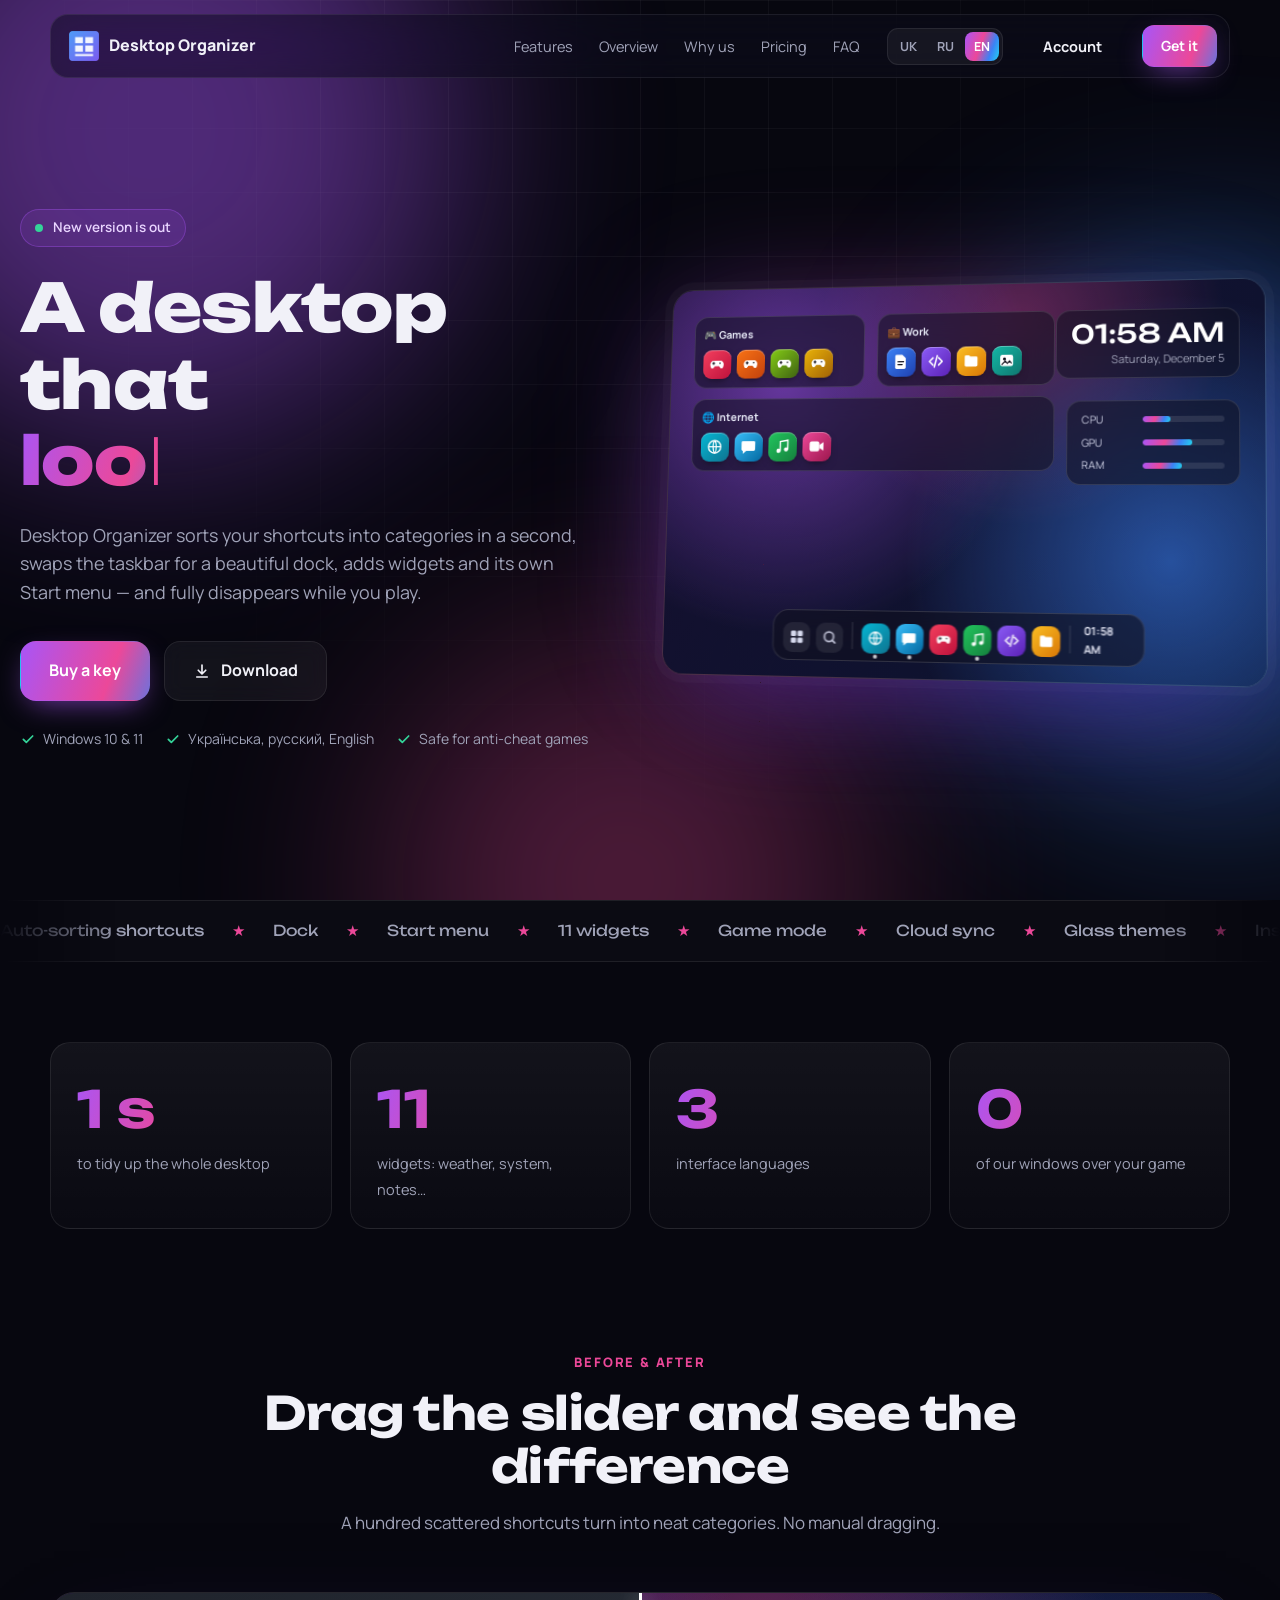
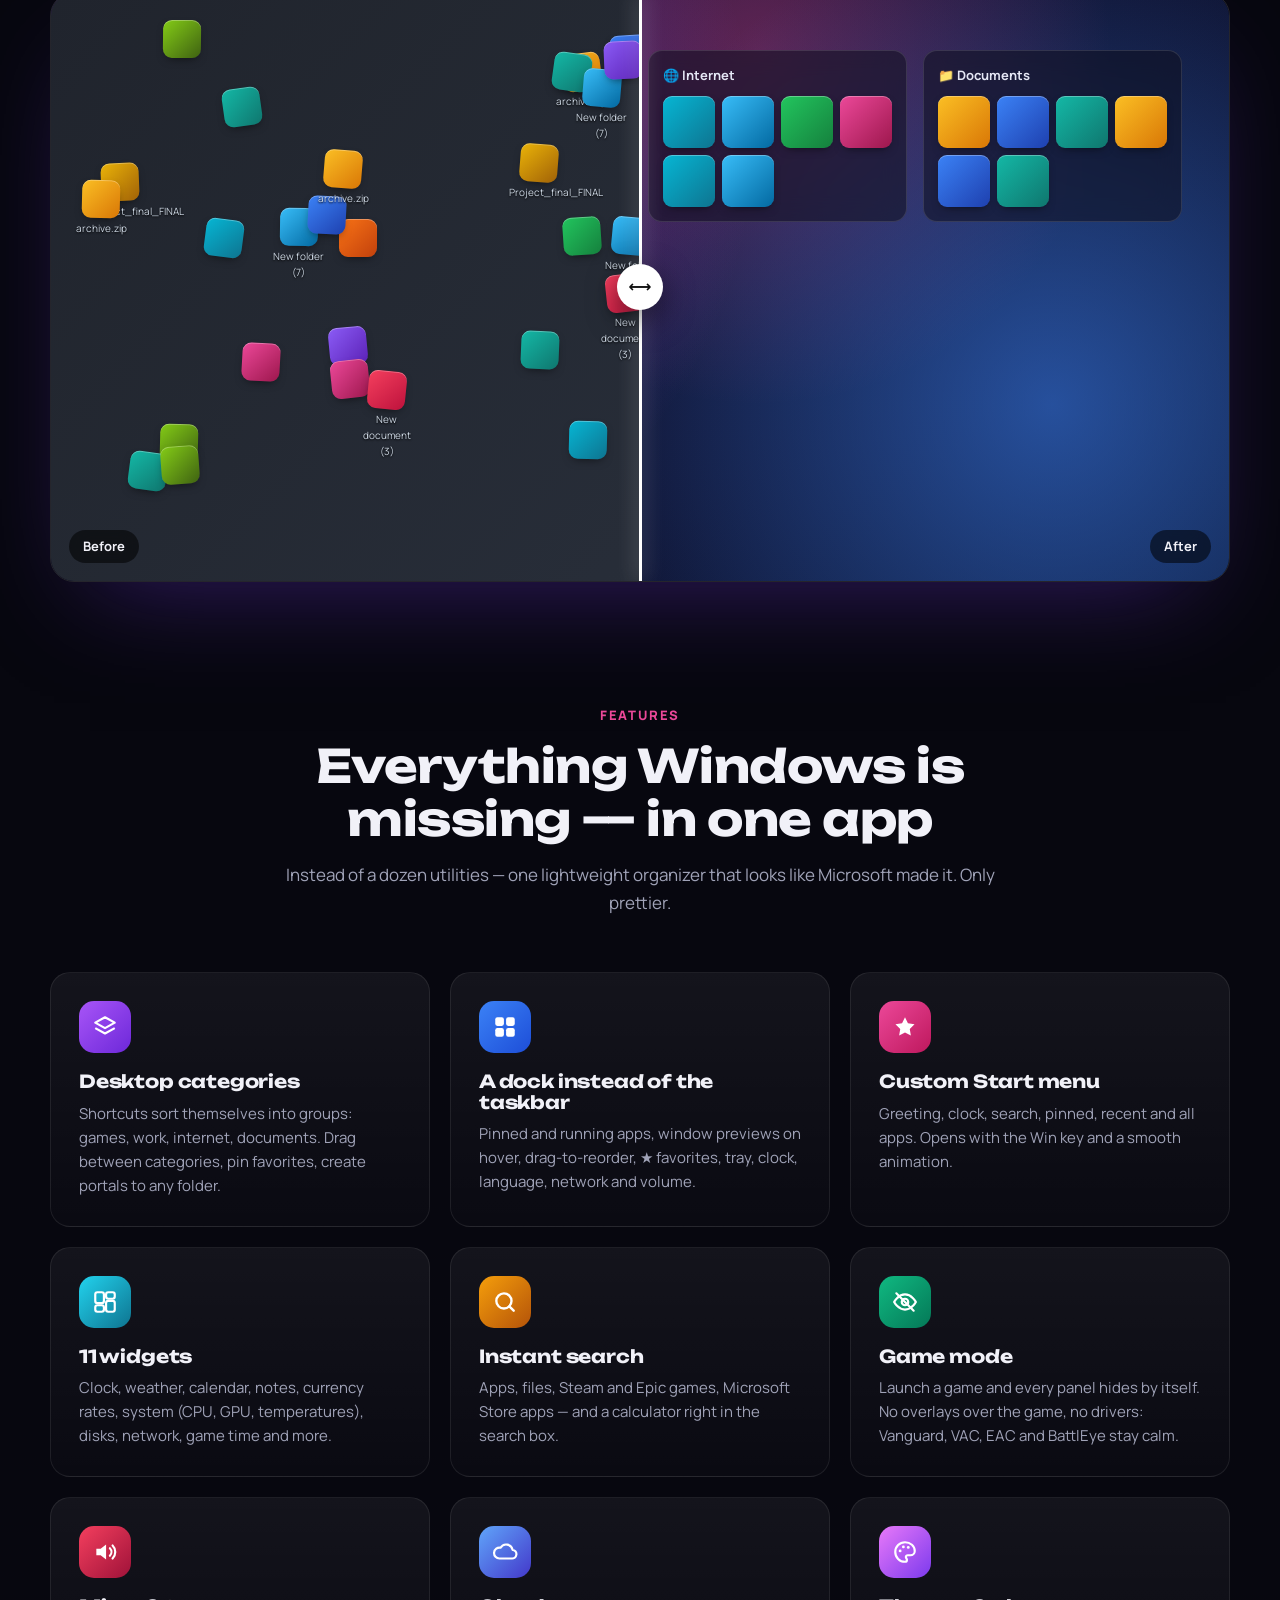
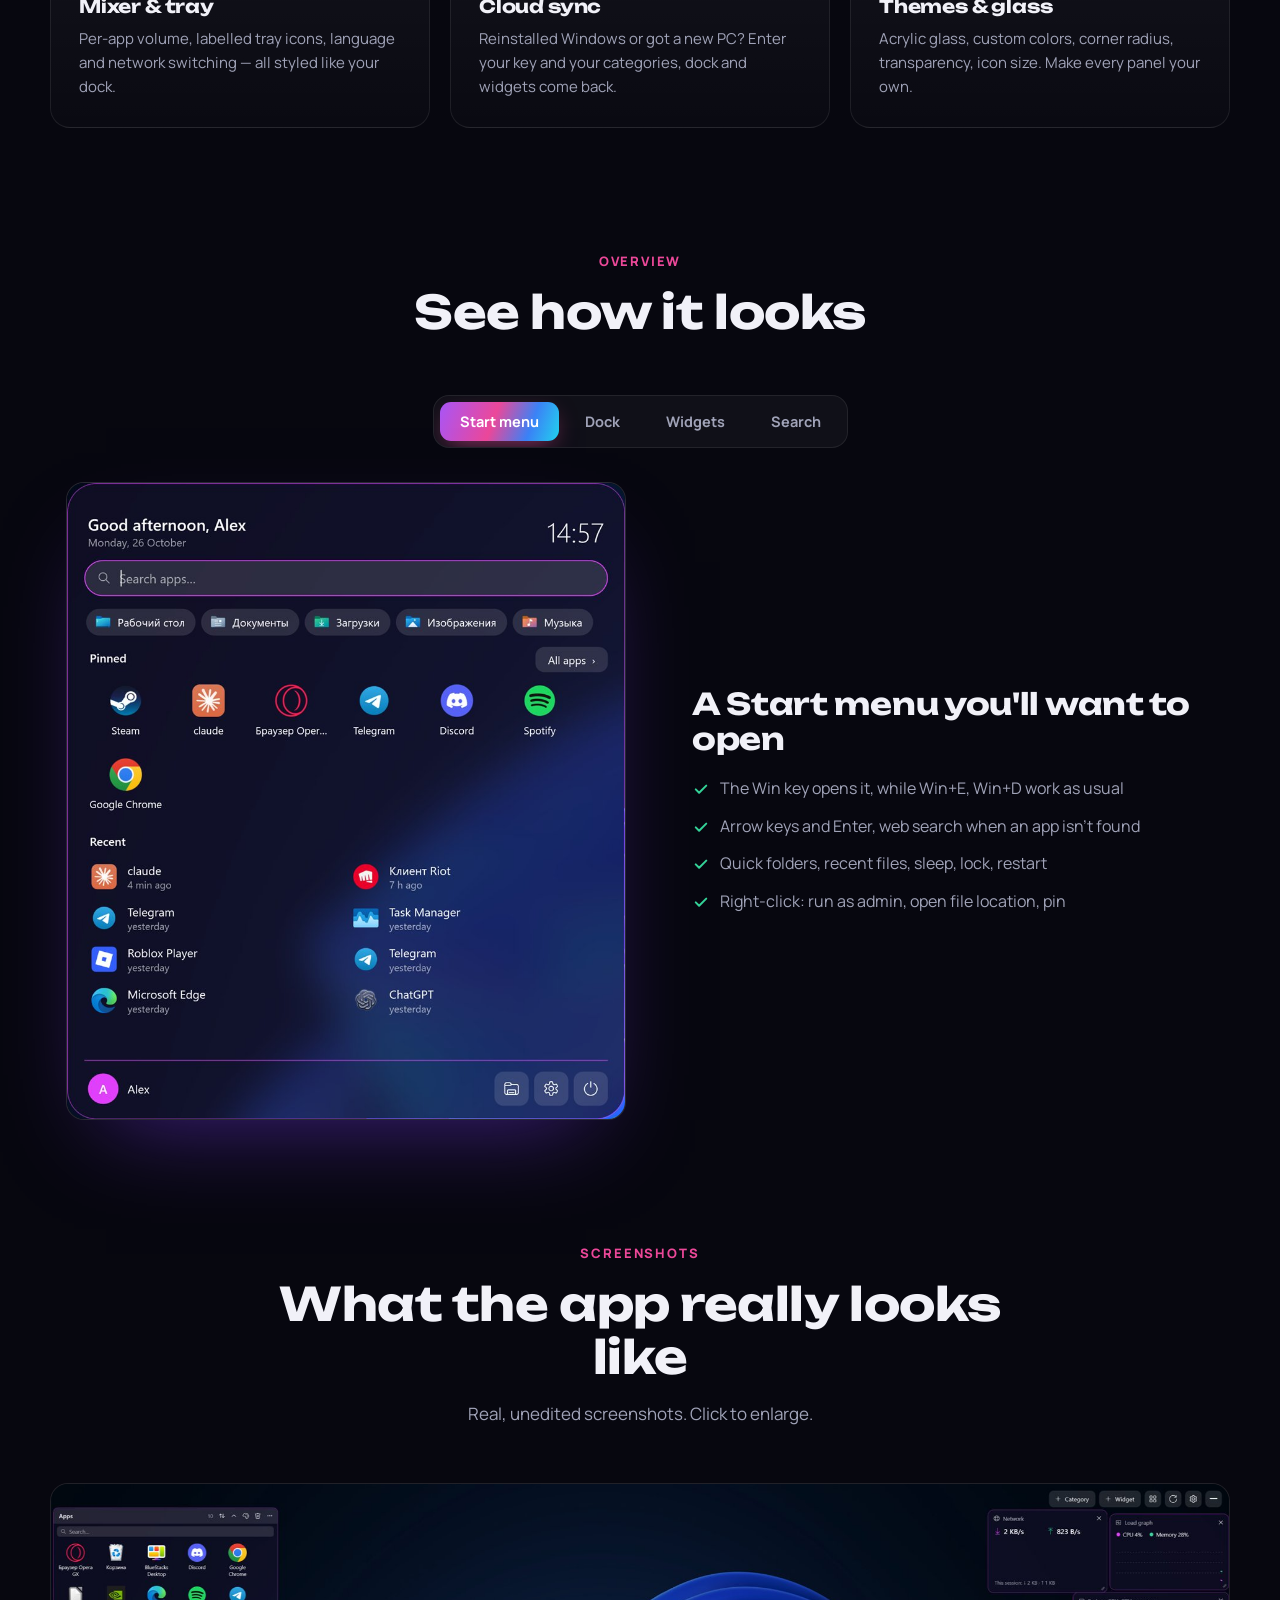
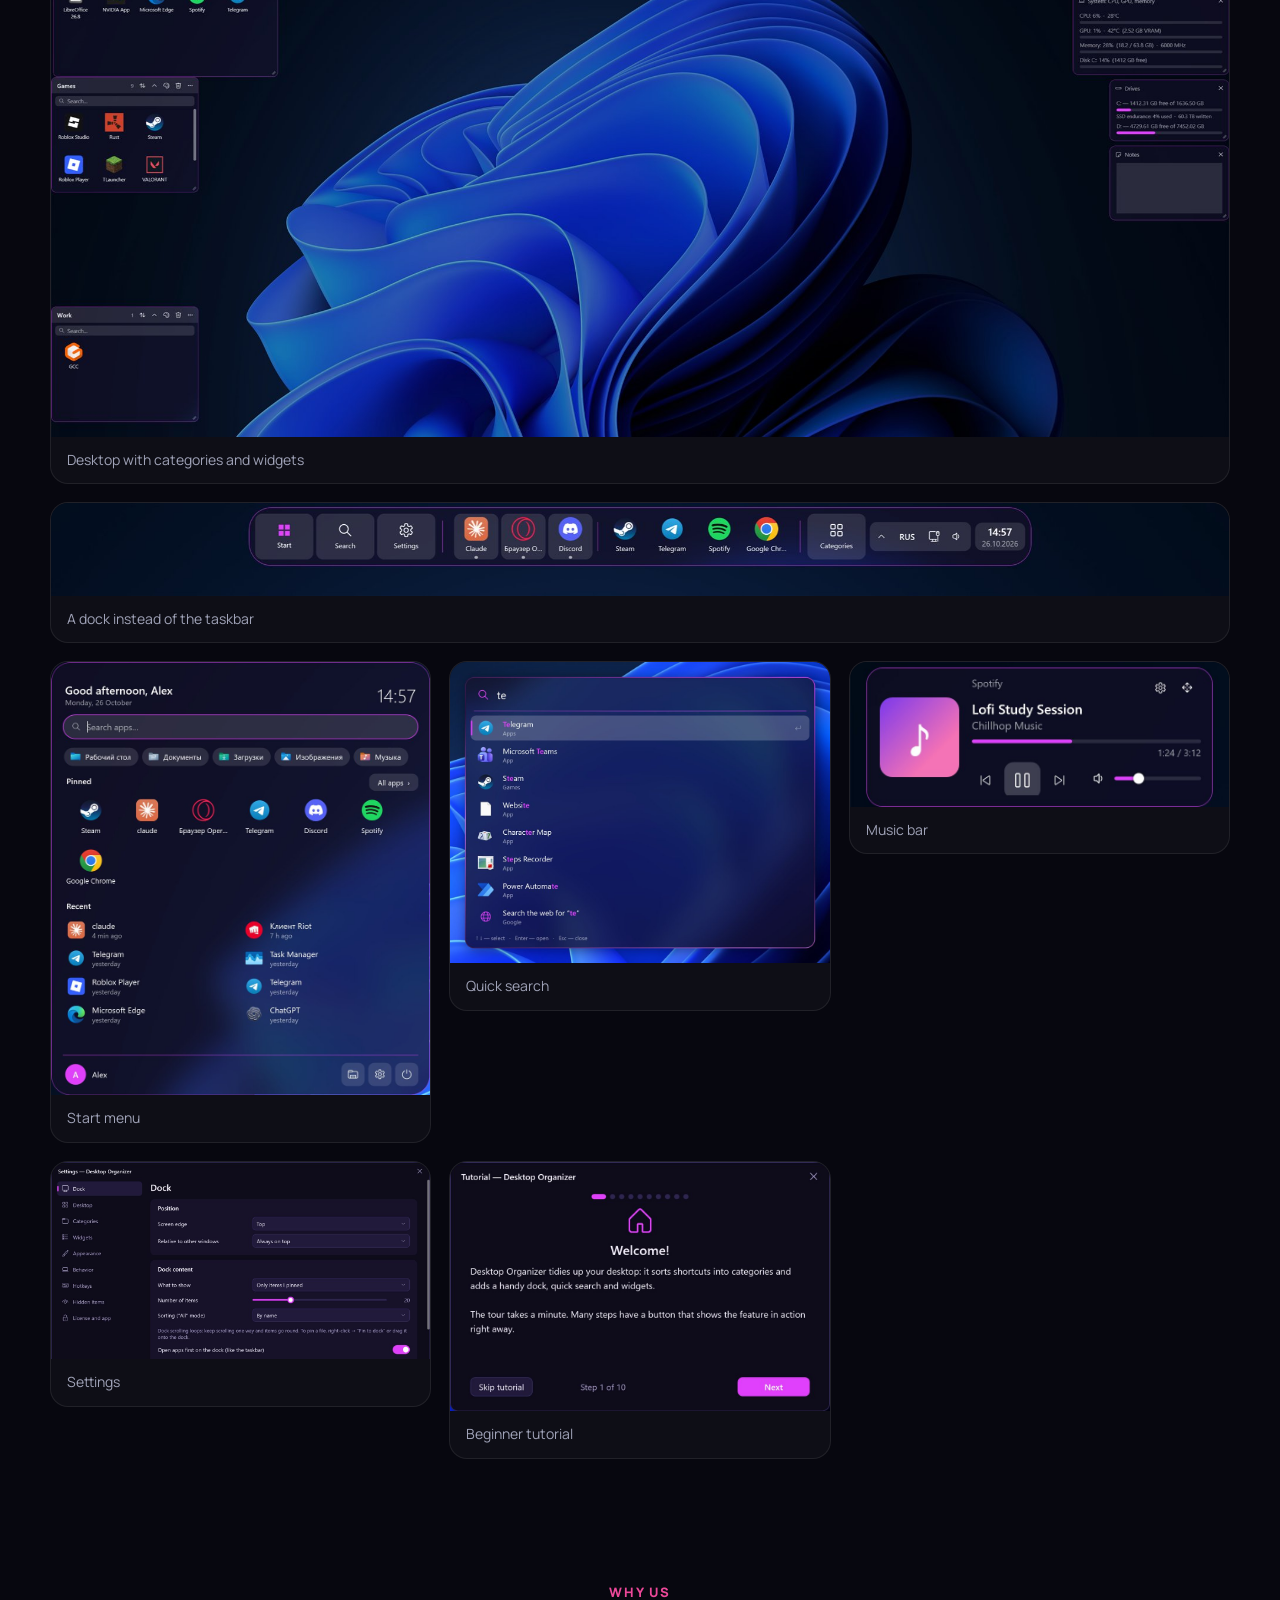
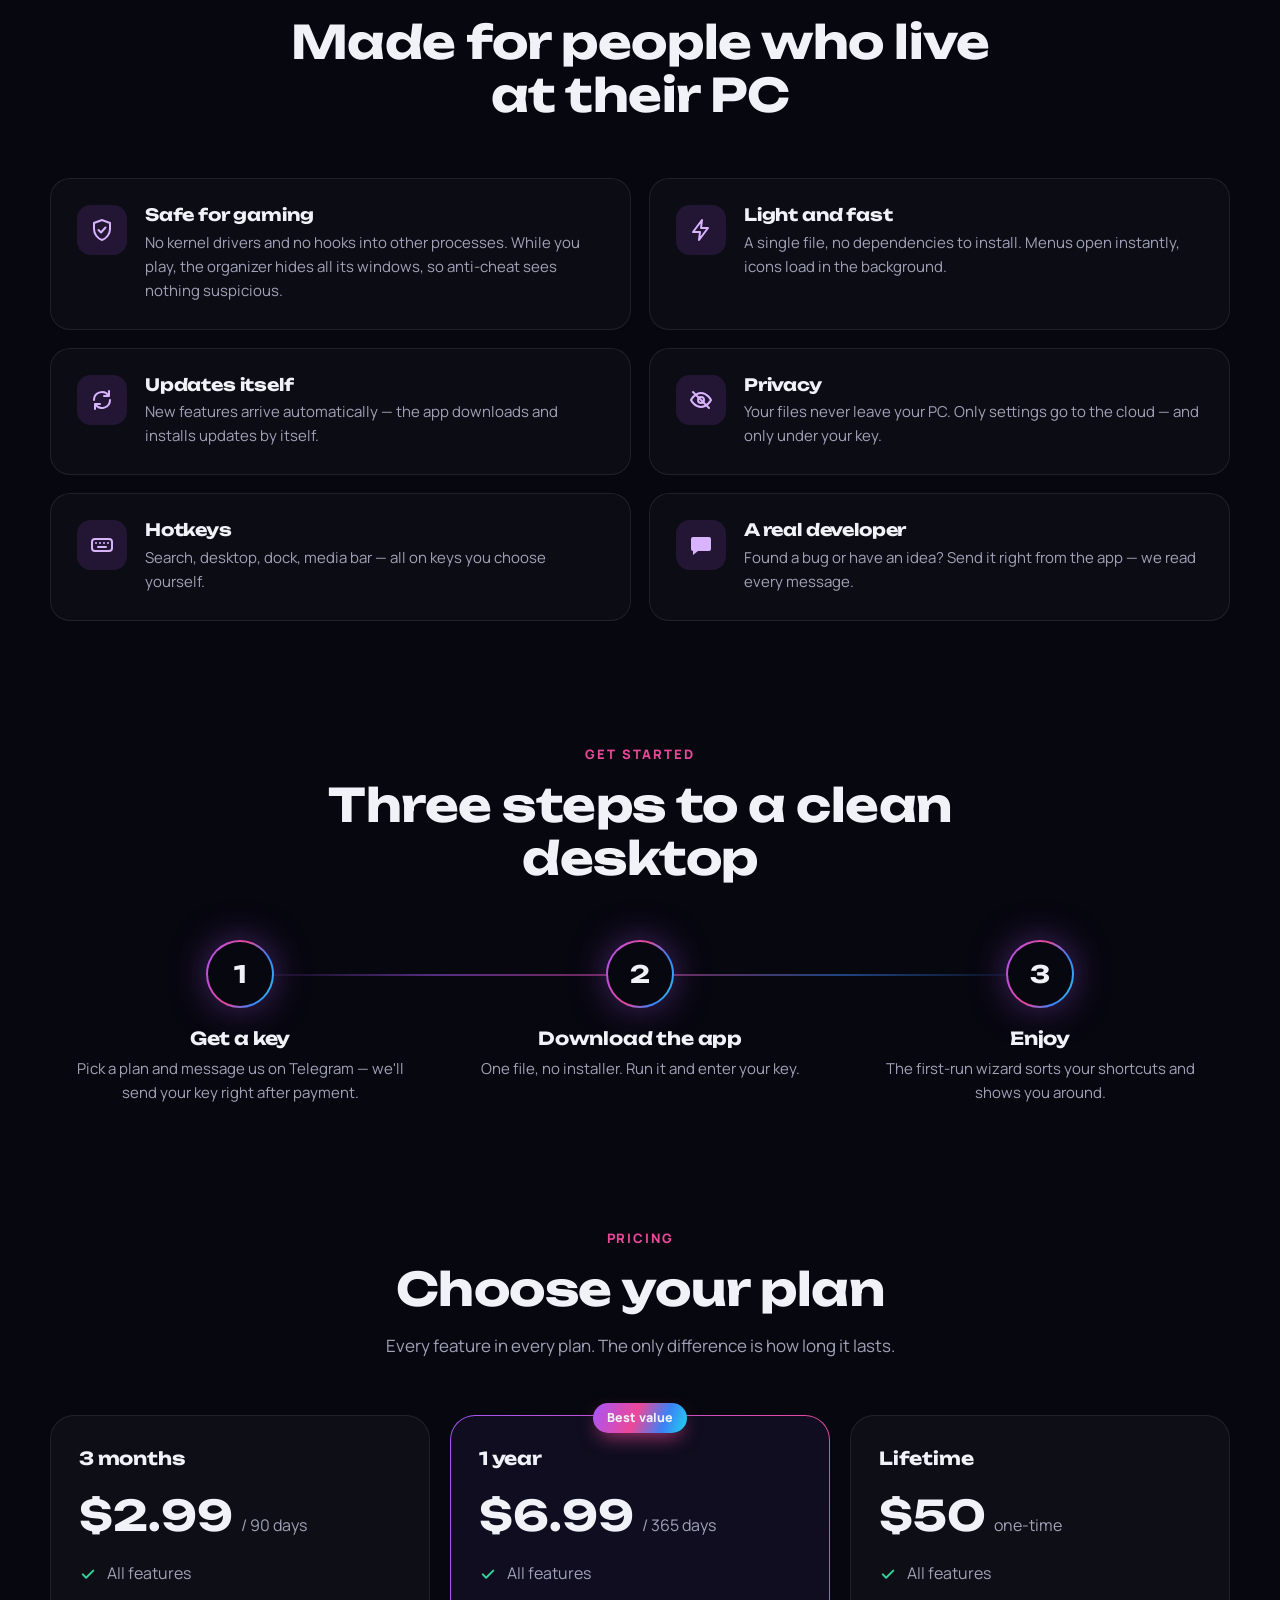
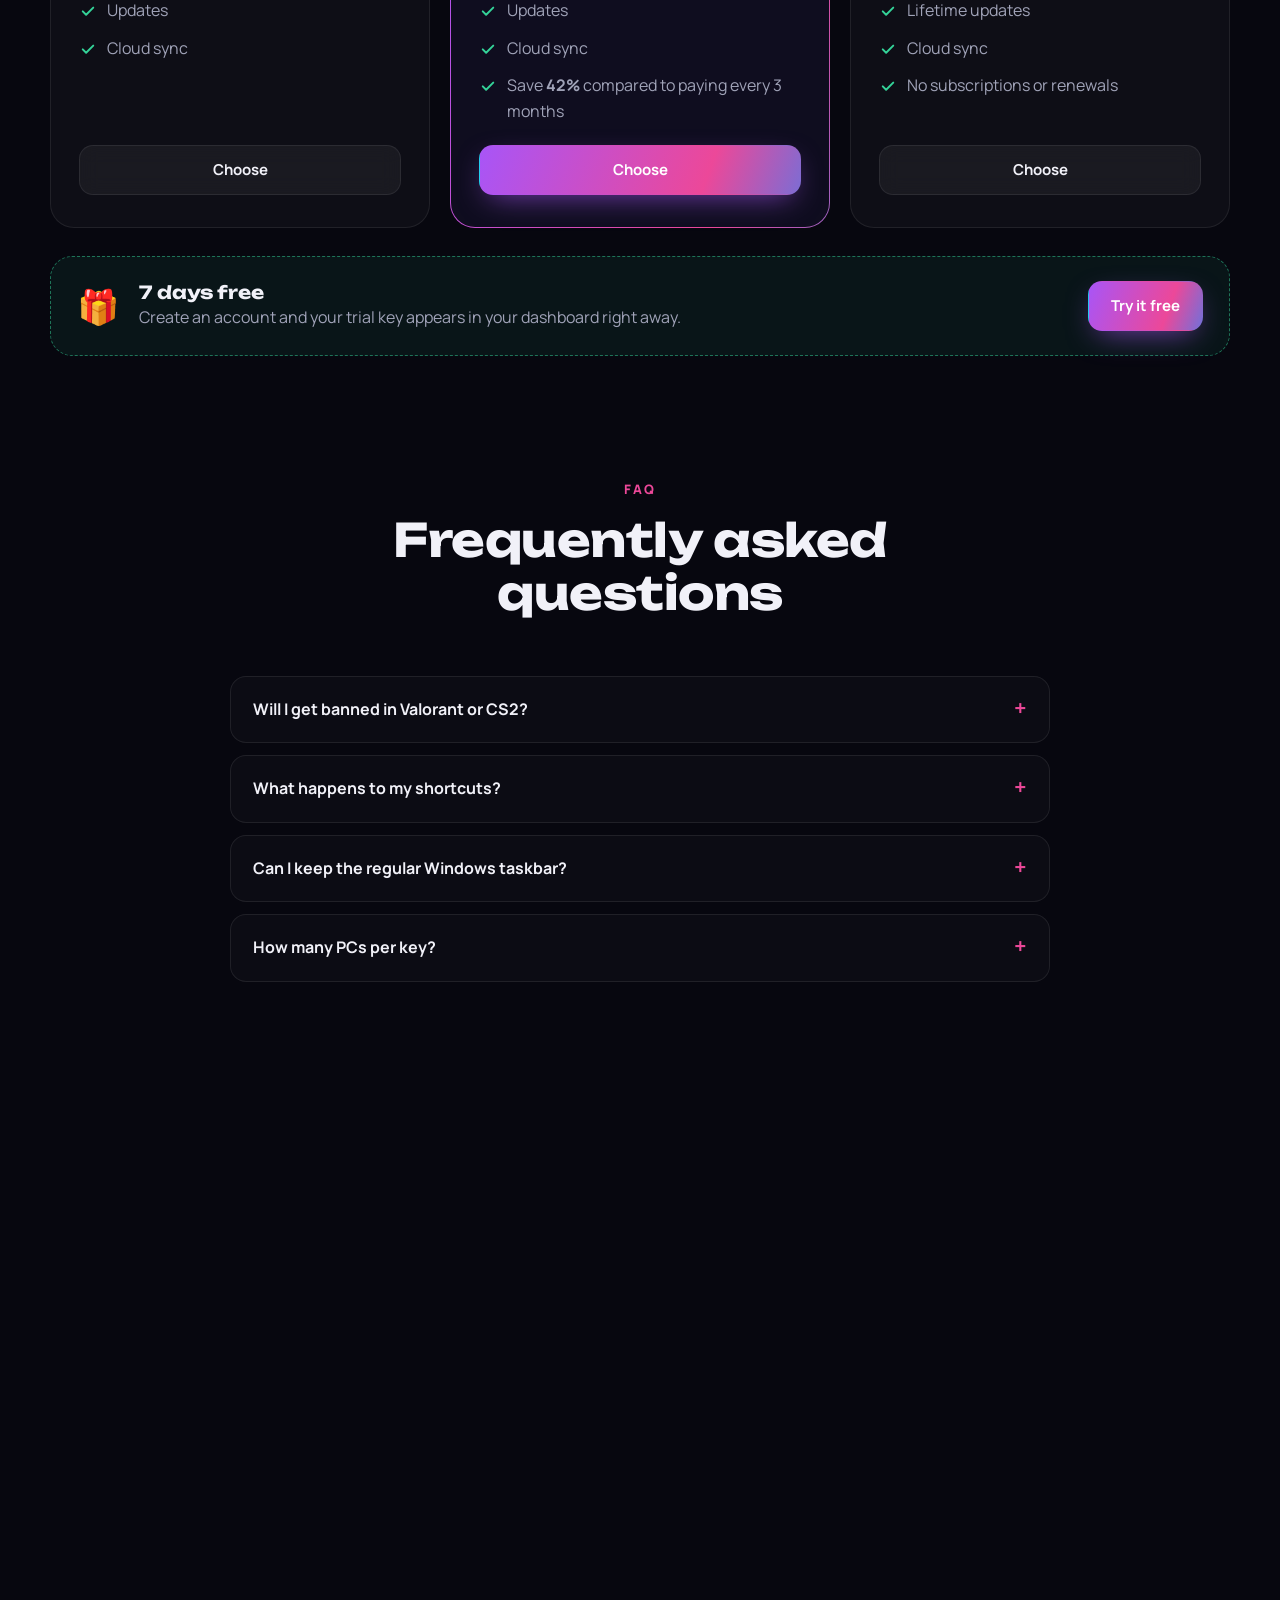
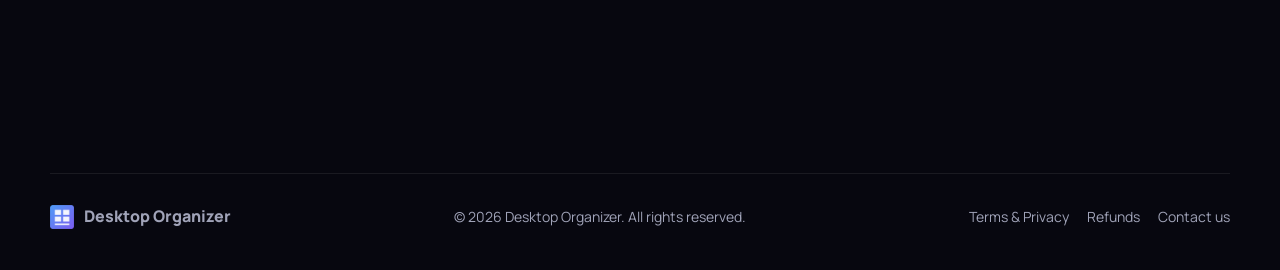
<file: index.html>
<!doctype html>
<html lang="uk">
<head>
<meta charset="utf-8">
<meta name="viewport" content="width=device-width, initial-scale=1">
<title>Desktop Organizer — порядок на робочому столі за секунду</title>
<meta name="description" content="Desktop Organizer сам розкладає ярлики по категоріях, замінює панель завдань красивою панеллю, додає віджети, власне меню «Пуск» і ховається в іграх.">
<link rel="icon" href="favicon.ico">
<link rel="preconnect" href="https://fonts.googleapis.com">
<link rel="preconnect" href="https://fonts.gstatic.com" crossorigin>
<link href="https://fonts.googleapis.com/css2?family=Manrope:wght@400;500;600;700;800&family=Unbounded:wght@500;700;800&display=swap" rel="stylesheet">
<link rel="stylesheet" href="styles.css">
</head>
<body>

<!-- Значки (використовуються через <use href="#i-…">) -->
<svg width="0" height="0" style="position:absolute" aria-hidden="true">
  <symbol id="i-grid" viewBox="0 0 24 24"><rect x="3" y="3" width="8" height="8" rx="2"/><rect x="13" y="3" width="8" height="8" rx="2"/><rect x="3" y="13" width="8" height="8" rx="2"/><rect x="13" y="13" width="8" height="8" rx="2"/></symbol>
  <symbol id="i-game" viewBox="0 0 24 24"><path d="M7 7h10a5 5 0 0 1 4.9 6l-.6 3a2.5 2.5 0 0 1-4.3 1.2L15 15H9l-2 2.2A2.5 2.5 0 0 1 2.7 16l-.6-3A5 5 0 0 1 7 7Z"/><circle cx="16.5" cy="10.5" r="1.1" fill="#0b0b16"/><path d="M7 9.2v3M5.5 10.7h3" stroke="#0b0b16" stroke-width="1.6" stroke-linecap="round"/></symbol>
  <symbol id="i-doc" viewBox="0 0 24 24"><path d="M6 2h8l5 5v13a2 2 0 0 1-2 2H6a2 2 0 0 1-2-2V4a2 2 0 0 1 2-2Z"/><path d="M8 12h8M8 16h6" stroke="#0b0b16" stroke-width="1.6" stroke-linecap="round"/></symbol>
  <symbol id="i-music" viewBox="0 0 24 24"><path d="M9 18V5l11-2v13" stroke="currentColor" stroke-width="2" fill="none" stroke-linecap="round"/><circle cx="6.5" cy="18" r="3"/><circle cx="17.5" cy="16" r="3"/></symbol>
  <symbol id="i-folder" viewBox="0 0 24 24"><path d="M3 6a2 2 0 0 1 2-2h4l2 2h8a2 2 0 0 1 2 2v10a2 2 0 0 1-2 2H5a2 2 0 0 1-2-2Z"/></symbol>
  <symbol id="i-globe" viewBox="0 0 24 24"><circle cx="12" cy="12" r="9" fill="none" stroke="currentColor" stroke-width="2"/><path d="M3 12h18M12 3c3 3.2 3 14.8 0 18M12 3c-3 3.2-3 14.8 0 18" fill="none" stroke="currentColor" stroke-width="1.6"/></symbol>
  <symbol id="i-chat" viewBox="0 0 24 24"><path d="M4 4h16a2 2 0 0 1 2 2v10a2 2 0 0 1-2 2H9l-5 4v-4a2 2 0 0 1-2-2V6a2 2 0 0 1 2-2Z"/></symbol>
  <symbol id="i-image" viewBox="0 0 24 24"><rect x="3" y="4" width="18" height="16" rx="3"/><circle cx="9" cy="10" r="2" fill="#0b0b16"/><path d="m5 18 5-5 3 3 3-3 3 3" stroke="#0b0b16" stroke-width="1.6" fill="none"/></symbol>
  <symbol id="i-code" viewBox="0 0 24 24"><path d="m8 7-5 5 5 5M16 7l5 5-5 5M14 4l-4 16" fill="none" stroke="currentColor" stroke-width="2.2" stroke-linecap="round" stroke-linejoin="round"/></symbol>
  <symbol id="i-video" viewBox="0 0 24 24"><rect x="2" y="5" width="14" height="14" rx="3"/><path d="m16 10 6-4v12l-6-4Z"/></symbol>
  <symbol id="i-search" viewBox="0 0 24 24"><circle cx="11" cy="11" r="7" fill="none" stroke="currentColor" stroke-width="2.2"/><path d="m20 20-4-4" stroke="currentColor" stroke-width="2.2" stroke-linecap="round"/></symbol>
  <symbol id="i-gear" viewBox="0 0 24 24"><path d="M12 8.5a3.5 3.5 0 1 0 0 7 3.5 3.5 0 0 0 0-7Z" fill="none" stroke="currentColor" stroke-width="2"/><path d="M19.4 15a1.7 1.7 0 0 0 .3 1.8l.1.1a2 2 0 1 1-2.8 2.8l-.1-.1a1.7 1.7 0 0 0-1.8-.3 1.7 1.7 0 0 0-1 1.5V21a2 2 0 1 1-4 0v-.1a1.7 1.7 0 0 0-1.1-1.5 1.7 1.7 0 0 0-1.8.3l-.1.1a2 2 0 1 1-2.8-2.8l.1-.1a1.7 1.7 0 0 0 .3-1.8 1.7 1.7 0 0 0-1.5-1H3a2 2 0 1 1 0-4h.1a1.7 1.7 0 0 0 1.5-1.1 1.7 1.7 0 0 0-.3-1.8l-.1-.1a2 2 0 1 1 2.8-2.8l.1.1a1.7 1.7 0 0 0 1.8.3H9a1.7 1.7 0 0 0 1-1.5V3a2 2 0 1 1 4 0v.1a1.7 1.7 0 0 0 1 1.5 1.7 1.7 0 0 0 1.8-.3l.1-.1a2 2 0 1 1 2.8 2.8l-.1.1a1.7 1.7 0 0 0-.3 1.8V9a1.7 1.7 0 0 0 1.5 1H21a2 2 0 1 1 0 4h-.1a1.7 1.7 0 0 0-1.5 1Z" fill="none" stroke="currentColor" stroke-width="1.6"/></symbol>
  <symbol id="i-shield" viewBox="0 0 24 24"><path d="M12 2 4 5v6c0 5 3.4 9.4 8 11 4.6-1.6 8-6 8-11V5Z" fill="none" stroke="currentColor" stroke-width="2"/><path d="m8.5 12 2.5 2.5 4.5-5" fill="none" stroke="currentColor" stroke-width="2" stroke-linecap="round" stroke-linejoin="round"/></symbol>
  <symbol id="i-bolt" viewBox="0 0 24 24"><path d="M13 2 4 14h7l-1 8 9-12h-7Z" fill="none" stroke="currentColor" stroke-width="2" stroke-linejoin="round"/></symbol>
  <symbol id="i-cloud" viewBox="0 0 24 24"><path d="M7 18a5 5 0 1 1 .9-9.9A6 6 0 0 1 19 10a4 4 0 0 1-1 8Z" fill="none" stroke="currentColor" stroke-width="2" stroke-linejoin="round"/></symbol>
  <symbol id="i-layers" viewBox="0 0 24 24"><path d="m12 3 9 5-9 5-9-5Z M3 13l9 5 9-5" fill="none" stroke="currentColor" stroke-width="2" stroke-linejoin="round"/></symbol>
  <symbol id="i-widget" viewBox="0 0 24 24"><rect x="3" y="3" width="8" height="10" rx="2" fill="none" stroke="currentColor" stroke-width="2"/><rect x="13" y="3" width="8" height="6" rx="2" fill="none" stroke="currentColor" stroke-width="2"/><rect x="13" y="11" width="8" height="10" rx="2" fill="none" stroke="currentColor" stroke-width="2"/><rect x="3" y="15" width="8" height="6" rx="2" fill="none" stroke="currentColor" stroke-width="2"/></symbol>
  <symbol id="i-key" viewBox="0 0 24 24"><rect x="2" y="6" width="20" height="12" rx="3" fill="none" stroke="currentColor" stroke-width="2"/><path d="M6 10h.01M10 10h.01M14 10h.01M18 10h.01M8 14h8" stroke="currentColor" stroke-width="2" stroke-linecap="round"/></symbol>
  <symbol id="i-palette" viewBox="0 0 24 24"><path d="M12 3a9 9 0 0 0 0 18c1.2 0 1.8-.8 1.8-1.7 0-1.2-1-1.6-1-2.6 0-.9.7-1.7 1.7-1.7H17a4 4 0 0 0 4-4c0-4.4-4-8-9-8Z" fill="none" stroke="currentColor" stroke-width="2"/><circle cx="7.5" cy="11" r="1.3"/><circle cx="10.5" cy="7.3" r="1.3"/><circle cx="15" cy="7.8" r="1.3"/></symbol>
  <symbol id="i-refresh" viewBox="0 0 24 24"><path d="M20 12a8 8 0 0 1-14.6 4.5M4 12A8 8 0 0 1 18.6 7.5" fill="none" stroke="currentColor" stroke-width="2" stroke-linecap="round"/><path d="M19 3v5h-5M5 21v-5h5" fill="none" stroke="currentColor" stroke-width="2" stroke-linecap="round" stroke-linejoin="round"/></symbol>
  <symbol id="i-eye" viewBox="0 0 24 24"><path d="M2 12s3.6-7 10-7 10 7 10 7-3.6 7-10 7S2 12 2 12Z" fill="none" stroke="currentColor" stroke-width="2"/><circle cx="12" cy="12" r="3" fill="none" stroke="currentColor" stroke-width="2"/><path d="M4 4l16 16" stroke="currentColor" stroke-width="2" stroke-linecap="round"/></symbol>
  <symbol id="i-volume" viewBox="0 0 24 24"><path d="M4 9h4l5-4v14l-5-4H4Z"/><path d="M16.5 8.5a5 5 0 0 1 0 7M19 6a8.5 8.5 0 0 1 0 12" fill="none" stroke="currentColor" stroke-width="2" stroke-linecap="round"/></symbol>
  <symbol id="i-wifi" viewBox="0 0 24 24"><path d="M2 9a15 15 0 0 1 20 0M5.5 12.5a10 10 0 0 1 13 0M9 16a5 5 0 0 1 6 0" fill="none" stroke="currentColor" stroke-width="2" stroke-linecap="round"/><circle cx="12" cy="19.5" r="1.4"/></symbol>
  <symbol id="i-check" viewBox="0 0 24 24"><path d="m5 12.5 4.5 4.5L19 7.5" fill="none" stroke="currentColor" stroke-width="2.6" stroke-linecap="round" stroke-linejoin="round"/></symbol>
  <symbol id="i-down" viewBox="0 0 24 24"><path d="M12 4v12m0 0-5-5m5 5 5-5M5 20h14" fill="none" stroke="currentColor" stroke-width="2.2" stroke-linecap="round" stroke-linejoin="round"/></symbol>
  <symbol id="i-star" viewBox="0 0 24 24"><path d="m12 3 2.7 5.6 6.1.9-4.4 4.3 1 6.1L12 17l-5.4 2.9 1-6.1-4.4-4.3 6.1-.9Z"/></symbol>
</svg>

<div class="bg" aria-hidden="true">
  <div class="blob b1"></div><div class="blob b2"></div><div class="blob b3"></div>
  <div class="grid-lines"></div>
</div>
<div class="cursor-glow" aria-hidden="true"></div>

<!-- ============ Навігація ============ -->
<header class="nav" id="nav">
  <a href="#top" class="brand"><img src="favicon.ico" alt="" width="30" height="30"><span>Desktop&nbsp;Organizer</span></a>
  <nav class="nav-links">
    <a href="#features">Можливості</a>
    <a href="#showcase">Огляд</a>
    <a href="#why">Переваги</a>
    <a href="#pricing">Ціни</a>
    <a href="#faq">Питання</a>
    <a href="account.html" class="m-only">Кабінет</a>
  </nav>
  <div class="lang" role="group" aria-label="Мова">
    <button data-lang="uk">UK</button><button data-lang="ru">RU</button><button data-lang="en">EN</button>
  </div>
  <a href="account.html" class="nav-account">Кабінет</a>
  <a href="#pricing" class="btn btn-primary btn-sm magnetic">Отримати</a>
  <button class="burger" aria-label="Меню" id="burger"><span></span><span></span></button>
</header>

<main id="top">

<!-- ============ Перший екран ============ -->
<section class="hero">
  <div class="hero-text">
    <span class="pill reveal"><span class="dot"></span> Нова версія вже доступна</span>
    <h1 class="reveal">Робочий стіл, який<br><span class="grad" id="typed">наводить лад сам</span><span class="caret">|</span></h1>
    <p class="lead reveal">Desktop Organizer за секунду розкладає ярлики по категоріях, замінює панель завдань красивою панеллю, додає віджети й власне меню «Пуск» — і повністю зникає, коли ви граєте.</p>
    <div class="hero-cta reveal">
      <a href="#pricing" class="btn btn-primary btn-lg magnetic"><span>Купити ключ</span></a>
      <a href="#" class="btn btn-ghost btn-lg magnetic" data-download><svg class="ic"><use href="#i-down"/></svg><span>Завантажити</span></a>
    </div>
    <ul class="hero-points reveal">
      <li><svg class="ic"><use href="#i-check"/></svg>Windows 10 і 11</li>
      <li><svg class="ic"><use href="#i-check"/></svg>Українська, русский, English</li>
      <li><svg class="ic"><use href="#i-check"/></svg>Безпечно для ігор з античитом</li>
    </ul>
  </div>

  <!-- Макет робочого столу -->
  <div class="hero-visual reveal" id="heroVisual">
    <div class="screen tilt">
      <div class="wallpaper"></div>
      <div class="widget w-clock float-slow">
        <div class="w-time" id="mockTime">12:00</div>
        <div class="w-date" id="mockDate">понеділок</div>
      </div>
      <div class="widget w-sys float-slower">
        <div class="w-row"><span>CPU</span><b class="bar"><i style="--v:34%"></i></b></div>
        <div class="w-row"><span>GPU</span><b class="bar"><i style="--v:61%"></i></b></div>
        <div class="w-row"><span>RAM</span><b class="bar"><i style="--v:48%"></i></b></div>
      </div>
      <div class="fences">
        <div class="fence" style="--d:.2s">
          <div class="fence-h">🎮 Ігри</div>
          <div class="tiles">
            <i class="t c1"><svg><use href="#i-game"/></svg></i><i class="t c2"><svg><use href="#i-game"/></svg></i><i class="t c3"><svg><use href="#i-game"/></svg></i><i class="t c4"><svg><use href="#i-game"/></svg></i>
          </div>
        </div>
        <div class="fence" style="--d:.45s">
          <div class="fence-h">💼 Робота</div>
          <div class="tiles">
            <i class="t c5"><svg><use href="#i-doc"/></svg></i><i class="t c6"><svg><use href="#i-code"/></svg></i><i class="t c7"><svg><use href="#i-folder"/></svg></i><i class="t c8"><svg><use href="#i-image"/></svg></i>
          </div>
        </div>
        <div class="fence" style="--d:.7s">
          <div class="fence-h">🌐 Інтернет</div>
          <div class="tiles">
            <i class="t c9"><svg><use href="#i-globe"/></svg></i><i class="t c10"><svg><use href="#i-chat"/></svg></i><i class="t c11"><svg><use href="#i-music"/></svg></i><i class="t c12"><svg><use href="#i-video"/></svg></i>
          </div>
        </div>
      </div>
      <div class="dock">
        <i class="dk sys"><svg><use href="#i-grid"/></svg></i>
        <i class="dk sys"><svg><use href="#i-search"/></svg></i>
        <span class="dk-sep"></span>
        <i class="dk c9 run"><svg><use href="#i-globe"/></svg></i>
        <i class="dk c10 run"><svg><use href="#i-chat"/></svg></i>
        <i class="dk c1"><svg><use href="#i-game"/></svg></i>
        <i class="dk c11 run"><svg><use href="#i-music"/></svg></i>
        <i class="dk c6"><svg><use href="#i-code"/></svg></i>
        <i class="dk c7"><svg><use href="#i-folder"/></svg></i>
        <span class="dk-sep"></span>
        <span class="dk-clock" id="dockTime">12:00</span>
      </div>
    </div>
    <div class="glow-ring"></div>
  </div>
</section>

<!-- ============ Біжучий рядок ============ -->
<div class="marquee" aria-hidden="true">
  <div class="marquee-track">
    <span>Автосортування ярликів</span><span>★</span><span>Нижня панель</span><span>★</span><span>Меню «Пуск»</span><span>★</span><span>11 віджетів</span><span>★</span><span>Ігровий режим</span><span>★</span><span>Хмарна синхронізація</span><span>★</span><span>Скляні теми</span><span>★</span><span>Миттєвий пошук</span><span>★</span><span>Мікшер гучності</span><span>★</span><span>Гарячі клавіші</span><span>★</span>
    <span>Автосортування ярликів</span><span>★</span><span>Нижня панель</span><span>★</span><span>Меню «Пуск»</span><span>★</span><span>11 віджетів</span><span>★</span><span>Ігровий режим</span><span>★</span><span>Хмарна синхронізація</span><span>★</span><span>Скляні теми</span><span>★</span><span>Миттєвий пошук</span><span>★</span><span>Мікшер гучності</span><span>★</span><span>Гарячі клавіші</span><span>★</span>
  </div>
</div>

<!-- ============ Цифри ============ -->
<section class="stats">
  <div class="stat reveal"><b data-count="1" data-suffix="sec">0</b><span>щоб розкласти весь робочий стіл</span></div>
  <div class="stat reveal"><b data-count="11">0</b><span>віджетів: погода, система, нотатки…</span></div>
  <div class="stat reveal"><b data-count="3">0</b><span>мови інтерфейсу</span></div>
  <div class="stat reveal"><b data-count="0" data-suffix="">0</b><span>наших вікон поверх гри</span></div>
</section>

<!-- ============ До / після ============ -->
<section class="section" id="compare">
  <div class="head reveal">
    <span class="eyebrow">До і після</span>
    <h2>Потягніть повзунок — і побачите різницю</h2>
    <p>Сотня ярликів упереміш перетворюється на акуратні категорії. Без ручного перетягування.</p>
  </div>
  <div class="compare reveal" id="compareBox">
    <div class="cmp-layer cmp-after">
      <div class="wallpaper"></div>
      <div class="fences small">
        <div class="fence"><div class="fence-h">🎮 Ігри</div><div class="tiles"><i class="t c1"></i><i class="t c2"></i><i class="t c3"></i><i class="t c4"></i><i class="t c12"></i><i class="t c11"></i></div></div>
        <div class="fence"><div class="fence-h">💼 Робота</div><div class="tiles"><i class="t c5"></i><i class="t c6"></i><i class="t c7"></i><i class="t c8"></i><i class="t c5"></i><i class="t c6"></i></div></div>
        <div class="fence"><div class="fence-h">🌐 Інтернет</div><div class="tiles"><i class="t c9"></i><i class="t c10"></i><i class="t c11"></i><i class="t c12"></i><i class="t c9"></i><i class="t c10"></i></div></div>
        <div class="fence"><div class="fence-h">📁 Документи</div><div class="tiles"><i class="t c7"></i><i class="t c5"></i><i class="t c8"></i><i class="t c7"></i><i class="t c5"></i><i class="t c8"></i></div></div>
      </div>
      <span class="cmp-label right">Після</span>
    </div>
    <div class="cmp-layer cmp-before" id="cmpBefore">
      <div class="wallpaper dull"></div>
      <div class="mess" id="mess"></div>
      <span class="cmp-label left">До</span>
    </div>
    <div class="cmp-handle" id="cmpHandle"><span>⟷</span></div>
    <input type="range" min="0" max="100" value="50" id="cmpRange" aria-label="Порівняння до і після">
  </div>
</section>

<!-- ============ Можливості ============ -->
<section class="section" id="features">
  <div class="head reveal">
    <span class="eyebrow">Можливості</span>
    <h2>Усе, чого бракує Windows, — в одній програмі</h2>
    <p>Замість десятка утиліт — один легкий органайзер, який виглядає так, ніби його зробила сама Microsoft. Тільки красивіше.</p>
  </div>
  <div class="cards">
    <article class="card reveal tilt-card"><div class="card-ic g1"><svg><use href="#i-layers"/></svg></div><h3>Категорії на робочому столі</h3><p>Ярлики самі розкладаються по групах: ігри, робота, інтернет, документи. Перетягуйте між категоріями, закріплюйте обране, створюйте портали в будь-яку папку.</p></article>
    <article class="card reveal tilt-card"><div class="card-ic g2"><svg><use href="#i-grid"/></svg></div><h3>Нижня панель замість панелі завдань</h3><p>Закріплені й відкриті програми, мініатюри вікон при наведенні, перетягування значків, обране ★, трей, годинник, мова, мережа й гучність.</p></article>
    <article class="card reveal tilt-card"><div class="card-ic g3"><svg><use href="#i-star"/></svg></div><h3>Власне меню «Пуск»</h3><p>Привітання, годинник, пошук, закріплені, нещодавні й усі програми. Відкривається клавішею Win з плавною анімацією.</p></article>
    <article class="card reveal tilt-card"><div class="card-ic g4"><svg><use href="#i-widget"/></svg></div><h3>11 віджетів</h3><p>Годинник, погода, календар, нотатки, курси валют, система (процесор, відеокарта, температури), диски, мережа, ігровий час і не тільки.</p></article>
    <article class="card reveal tilt-card"><div class="card-ic g5"><svg><use href="#i-search"/></svg></div><h3>Миттєвий пошук</h3><p>Програми, файли, ігри Steam і Epic, програми з Microsoft Store — і калькулятор прямо в рядку пошуку.</p></article>
    <article class="card reveal tilt-card"><div class="card-ic g6"><svg><use href="#i-eye"/></svg></div><h3>Ігровий режим</h3><p>Запустили гру — усі панелі зникають самі. Жодних оверлеїв над грою, жодних драйверів: Vanguard, VAC, EAC і BattlEye спокійні.</p></article>
    <article class="card reveal tilt-card"><div class="card-ic g7"><svg><use href="#i-volume"/></svg></div><h3>Мікшер і трей</h3><p>Гучність кожної програми окремо, значки треї з назвами, перемикання мови й мережі — в оформленні вашої панелі.</p></article>
    <article class="card reveal tilt-card"><div class="card-ic g8"><svg><use href="#i-cloud"/></svg></div><h3>Хмарна синхронізація</h3><p>Перевстановили Windows чи купили новий ПК? Введіть ключ — і категорії, панель та віджети повернуться.</p></article>
    <article class="card reveal tilt-card"><div class="card-ic g9"><svg><use href="#i-palette"/></svg></div><h3>Теми й скло</h3><p>Акрилове скло, власні кольори, заокруглення, прозорість, розмір значків. Налаштуйте під себе кожну панель.</p></article>
  </div>
</section>

<!-- ============ Інтерактивний огляд ============ -->
<section class="section" id="showcase">
  <div class="head reveal">
    <span class="eyebrow">Огляд</span>
    <h2>Подивіться, як це виглядає</h2>
  </div>
  <div class="tabs reveal" role="tablist">
    <button class="tab active" data-tab="0">Меню «Пуск»</button>
    <button class="tab" data-tab="1">Нижня панель</button>
    <button class="tab" data-tab="2">Віджети</button>
    <button class="tab" data-tab="3">Пошук</button>
    <span class="tab-ink" id="tabInk"></span>
  </div>
  <div class="panes reveal">
    <!-- Пуск -->
    <div class="pane active">
      <figure class="shot-frame"><img class="shot" data-shot="start.jpg" alt="" loading="lazy"></figure>
      <div class="pane-text">
        <h3>Меню «Пуск», яке хочеться відкривати</h3>
        <ul class="checks">
          <li><svg class="ic"><use href="#i-check"/></svg>Клавіша Win відкриває саме його, сполучення Win+E, Win+D працюють як завжди</li>
          <li><svg class="ic"><use href="#i-check"/></svg>Пошук стрілками й Enter, пошук в Інтернеті, якщо програми немає</li>
          <li><svg class="ic"><use href="#i-check"/></svg>Швидкі папки, нещодавні файли, сон, блокування, перезавантаження</li>
          <li><svg class="ic"><use href="#i-check"/></svg>Правий клік: від імені адміністратора, розташування файлу, закріпити</li>
        </ul>
      </div>
    </div>
    <!-- Панель -->
    <div class="pane">
      <figure class="shot-frame wide"><img class="shot" data-shot="dock.jpg" alt="" loading="lazy"></figure>
      <div class="pane-text">
        <h3>Панель, як у macOS, але для Windows</h3>
        <ul class="checks">
          <li><svg class="ic"><use href="#i-check"/></svg>Значки збільшуються під курсором, перетягуються мишею</li>
          <li><svg class="ic"><use href="#i-check"/></svg>Мініатюри відкритих вікон, «Згорнути» й «Закрити» з правого кліку</li>
          <li><svg class="ic"><use href="#i-check"/></svg>Знизу, зверху, зліва чи справа; будь-яка довжина й масштаб</li>
          <li><svg class="ic"><use href="#i-check"/></svg>Може повністю замінити панель завдань Windows</li>
        </ul>
      </div>
    </div>
    <!-- Віджети -->
    <div class="pane">
      <figure class="shot-frame"><img class="shot" data-shot="desktop.jpg" alt="" loading="lazy"></figure>
      <div class="pane-text">
        <h3>Віджети, які справді корисні</h3>
        <ul class="checks">
          <li><svg class="ic"><use href="#i-check"/></svg>Температура процесора й відеокарти, навантаження, пам'ять</li>
          <li><svg class="ic"><use href="#i-check"/></svg>Ресурс SSD і вільне місце на дисках</li>
          <li><svg class="ic"><use href="#i-check"/></svg>Скільки ви сьогодні грали — по кожній грі</li>
          <li><svg class="ic"><use href="#i-check"/></svg>Розставляйте мишею будь-де на робочому столі</li>
        </ul>
      </div>
    </div>
    <!-- Пошук -->
    <div class="pane">
      <figure class="shot-frame"><img class="shot" data-shot="search.jpg" alt="" loading="lazy"></figure>
      <div class="pane-text">
        <h3>Знайдіть що завгодно за пів секунди</h3>
        <ul class="checks">
          <li><svg class="ic"><use href="#i-check"/></svg>Одна гаряча клавіша — і пошук уже перед вами</li>
          <li><svg class="ic"><use href="#i-check"/></svg>Програми, ігри Steam/Epic, файли, налаштування</li>
          <li><svg class="ic"><use href="#i-check"/></svg>Вбудований калькулятор</li>
          <li><svg class="ic"><use href="#i-check"/></svg>Нечіткий пошук: «tg» знайде Telegram</li>
        </ul>
      </div>
    </div>
  </div>
</section>

<!-- ============ Справжні знімки ============ -->
<section class="section" id="gallery">
  <div class="head reveal">
    <span class="eyebrow">Скріншоти</span>
    <h2>Так програма виглядає насправді</h2>
    <p>Справжні знімки екрана, без монтажу. Натисніть, щоб збільшити.</p>
  </div>
  <div class="gallery">
    <figure class="g-item g-wide reveal"><img class="shot" data-shot="desktop.jpg" alt="" loading="lazy"><figcaption>Робочий стіл з категоріями й віджетами</figcaption></figure>
    <figure class="g-item g-wide reveal"><img class="shot" data-shot="dock.jpg" alt="" loading="lazy"><figcaption>Нижня панель замість панелі завдань</figcaption></figure>
    <figure class="g-item reveal"><img class="shot" data-shot="start.jpg" alt="" loading="lazy"><figcaption>Меню «Пуск»</figcaption></figure>
    <figure class="g-item reveal"><img class="shot" data-shot="search.jpg" alt="" loading="lazy"><figcaption>Швидкий пошук</figcaption></figure>
    <figure class="g-item reveal"><img class="shot" data-shot="mediabar.jpg" alt="" loading="lazy"><figcaption>Музична панель</figcaption></figure>
    <figure class="g-item reveal"><img class="shot" data-shot="settings.jpg" alt="" loading="lazy"><figcaption>Налаштування</figcaption></figure>
    <figure class="g-item reveal"><img class="shot" data-shot="tutorial.jpg" alt="" loading="lazy"><figcaption>Навчання для новачків</figcaption></figure>
  </div>
</section>
<div class="lightbox" id="lightbox" hidden><img alt=""><button aria-label="Закрити">✕</button></div>

<!-- ============ Переваги ============ -->
<section class="section" id="why">
  <div class="head reveal">
    <span class="eyebrow">Чому саме ми</span>
    <h2>Зроблено для тих, хто багато сидить за ПК</h2>
  </div>
  <div class="why">
    <div class="why-item reveal"><div class="why-ic"><svg><use href="#i-shield"/></svg></div><div><h3>Безпечно для ігор</h3><p>Жодних драйверів ядра й хуків у чужі процеси. Під час гри органайзер ховає всі свої вікна, тож античит не бачить нічого підозрілого.</p></div></div>
    <div class="why-item reveal"><div class="why-ic"><svg><use href="#i-bolt"/></svg></div><div><h3>Легкий і швидкий</h3><p>Один файл без встановлення залежностей. Меню відкриваються миттєво, значки вантажаться у фоні.</p></div></div>
    <div class="why-item reveal"><div class="why-ic"><svg><use href="#i-refresh"/></svg></div><div><h3>Оновлюється сам</h3><p>Нові можливості приходять автоматично — програма сама завантажить і встановить оновлення.</p></div></div>
    <div class="why-item reveal"><div class="why-ic"><svg><use href="#i-eye"/></svg></div><div><h3>Приватність</h3><p>Ваші файли нікуди не надсилаються. У хмару йдуть лише налаштування — і тільки під вашим ключем.</p></div></div>
    <div class="why-item reveal"><div class="why-ic"><svg><use href="#i-key"/></svg></div><div><h3>Гарячі клавіші</h3><p>Пошук, робочий стіл, панель, медіа-панель — усе на клавішах, які ви оберете самі.</p></div></div>
    <div class="why-item reveal"><div class="why-ic"><svg><use href="#i-chat"/></svg></div><div><h3>Живий розробник</h3><p>Знайшли помилку чи маєте ідею? Надішліть прямо з програми — ми читаємо кожне повідомлення.</p></div></div>
  </div>
</section>

<!-- ============ Як почати ============ -->
<section class="section" id="how">
  <div class="head reveal">
    <span class="eyebrow">Як почати</span>
    <h2>Три кроки до чистого робочого столу</h2>
  </div>
  <ol class="steps">
    <li class="step reveal"><span class="step-n">1</span><h3>Отримайте ключ</h3><p>Оберіть тариф і напишіть нам у Telegram — ключ надішлемо одразу після оплати.</p></li>
    <li class="step reveal"><span class="step-n">2</span><h3>Завантажте програму</h3><p>Один файл, без встановлювача. Запустіть і введіть ключ.</p></li>
    <li class="step reveal"><span class="step-n">3</span><h3>Насолоджуйтесь</h3><p>Майстер першого запуску сам розкладе ярлики й покаже, що де.</p></li>
  </ol>
</section>

<!-- ============ Ціни ============ -->
<section class="section" id="pricing">
  <div class="head reveal">
    <span class="eyebrow">Ціни</span>
    <h2>Оберіть свій тариф</h2>
    <p>Усі можливості в кожному тарифі. Різниця лише в терміні дії.</p>
  </div>
  <div class="plans">
    <div class="plan reveal">
      <h3>3 місяці</h3>
      <div class="price"><b data-price="quarter"></b><span>/ 90 днів</span></div>
      <ul class="checks"><li><svg class="ic"><use href="#i-check"/></svg>Усі можливості</li><li><svg class="ic"><use href="#i-check"/></svg>Оновлення</li><li><svg class="ic"><use href="#i-check"/></svg>Хмарна синхронізація</li></ul>
      <a href="#" class="btn btn-ghost btn-block" data-buy="quarter">Обрати</a>
    </div>
    <div class="plan plan-hot reveal">
      <span class="badge">Найвигідніше</span>
      <h3>Рік</h3>
      <div class="price"><b data-price="year"></b><span>/ 365 днів</span></div>
      <ul class="checks"><li><svg class="ic"><use href="#i-check"/></svg>Усі можливості</li><li><svg class="ic"><use href="#i-check"/></svg>Оновлення</li><li><svg class="ic"><use href="#i-check"/></svg>Хмарна синхронізація</li><li><svg class="ic"><use href="#i-check"/></svg><span>Економія <b data-save></b> проти оплати за 3 місяці</span></li></ul>
      <a href="#" class="btn btn-primary btn-block magnetic" data-buy="year">Обрати</a>
    </div>
    <div class="plan reveal">
      <h3>Назавжди</h3>
      <div class="price"><b data-price="forever"></b><span>один раз</span></div>
      <ul class="checks"><li><svg class="ic"><use href="#i-check"/></svg>Усі можливості</li><li><svg class="ic"><use href="#i-check"/></svg>Оновлення назавжди</li><li><svg class="ic"><use href="#i-check"/></svg>Хмарна синхронізація</li><li><svg class="ic"><use href="#i-check"/></svg>Без підписок і продовжень</li></ul>
      <a href="#" class="btn btn-ghost btn-block" data-buy="forever">Обрати</a>
    </div>
  </div>
  <div class="trial reveal">
    <div class="trial-ic">🎁</div>
    <div class="trial-text"><b>7 днів безкоштовно</b><span>Створіть акаунт — і пробний ключ з'явиться в особистому кабінеті одразу.</span></div>
    <a href="#" class="btn btn-primary magnetic" data-trial>Спробувати безкоштовно</a>
  </div>
</section>

<!-- ============ Питання ============ -->
<section class="section" id="faq">
  <div class="head reveal">
    <span class="eyebrow">Питання</span>
    <h2>Часті запитання</h2>
  </div>
  <div class="faq">
    <details class="reveal"><summary>Мене не забанять у Valorant чи CS2?</summary><p>Програму зроблено з урахуванням античитів: вона не використовує драйвери ядра й не втручається в процеси ігор. Під час гри всі її вікна ховаються, а перехоплення клавіш вимикається повністю.</p></details>
    <details class="reveal"><summary>Що буде з моїми ярликами?</summary><p>Файли лишаються на місці — органайзер лише показує їх у категоріях. Вимкнули програму — робочий стіл такий, як був.</p></details>
    <details class="reveal"><summary>Чи можна залишити звичайну панель завдань Windows?</summary><p>Так. Заміна панелі завдань і власне меню «Пуск» вмикаються окремо в налаштуваннях — за замовчуванням Windows виглядає як звикли.</p></details>
    <details class="reveal"><summary>Скільки комп'ютерів на один ключ?</summary><p>Ключ прив'язується до одного комп'ютера. Купили новий ПК — напишіть нам, і ми перенесемо ключ.</p></details>
    <details class="reveal"><summary>Програма гальмує систему?</summary><p>Ні. Вона легка, а дані про систему для віджетів читає без важких служб і драйверів.</p></details>
    <details class="reveal"><summary>Як отримати оновлення?</summary><p>Автоматично: програма сама перевіряє нові версії й пропонує оновитися в один клік.</p></details>
  </div>
</section>

<!-- ============ Фінальний заклик ============ -->
<section class="final reveal">
  <h2>Наведіть лад на робочому столі<br><span class="grad">вже сьогодні</span></h2>
  <p>Хвилина на встановлення — і ви більше не шукатимете ярлики.</p>
  <div class="hero-cta center">
    <a href="#pricing" class="btn btn-primary btn-lg magnetic">Купити ключ</a>
    <a href="#" class="btn btn-ghost btn-lg magnetic" data-download><svg class="ic"><use href="#i-down"/></svg>Завантажити</a>
  </div>
</section>

</main>

<footer class="footer">
  <div class="brand"><img src="favicon.ico" alt="" width="24" height="24"><span>Desktop Organizer</span></div>
  <span>© <span id="year"></span> Desktop Organizer. Усі права захищено.</span>
  <span class="footer-links"><a href="legal.html">Умови й конфіденційність</a><a href="legal.html#refunds">Повернення коштів</a><a href="#" data-contact>Зв'язатися з нами</a></span>
</footer>

<script src="config.js"></script>
<script src="i18n.js"></script>
<script src="script.js"></script>
</body>
</html>
</file>
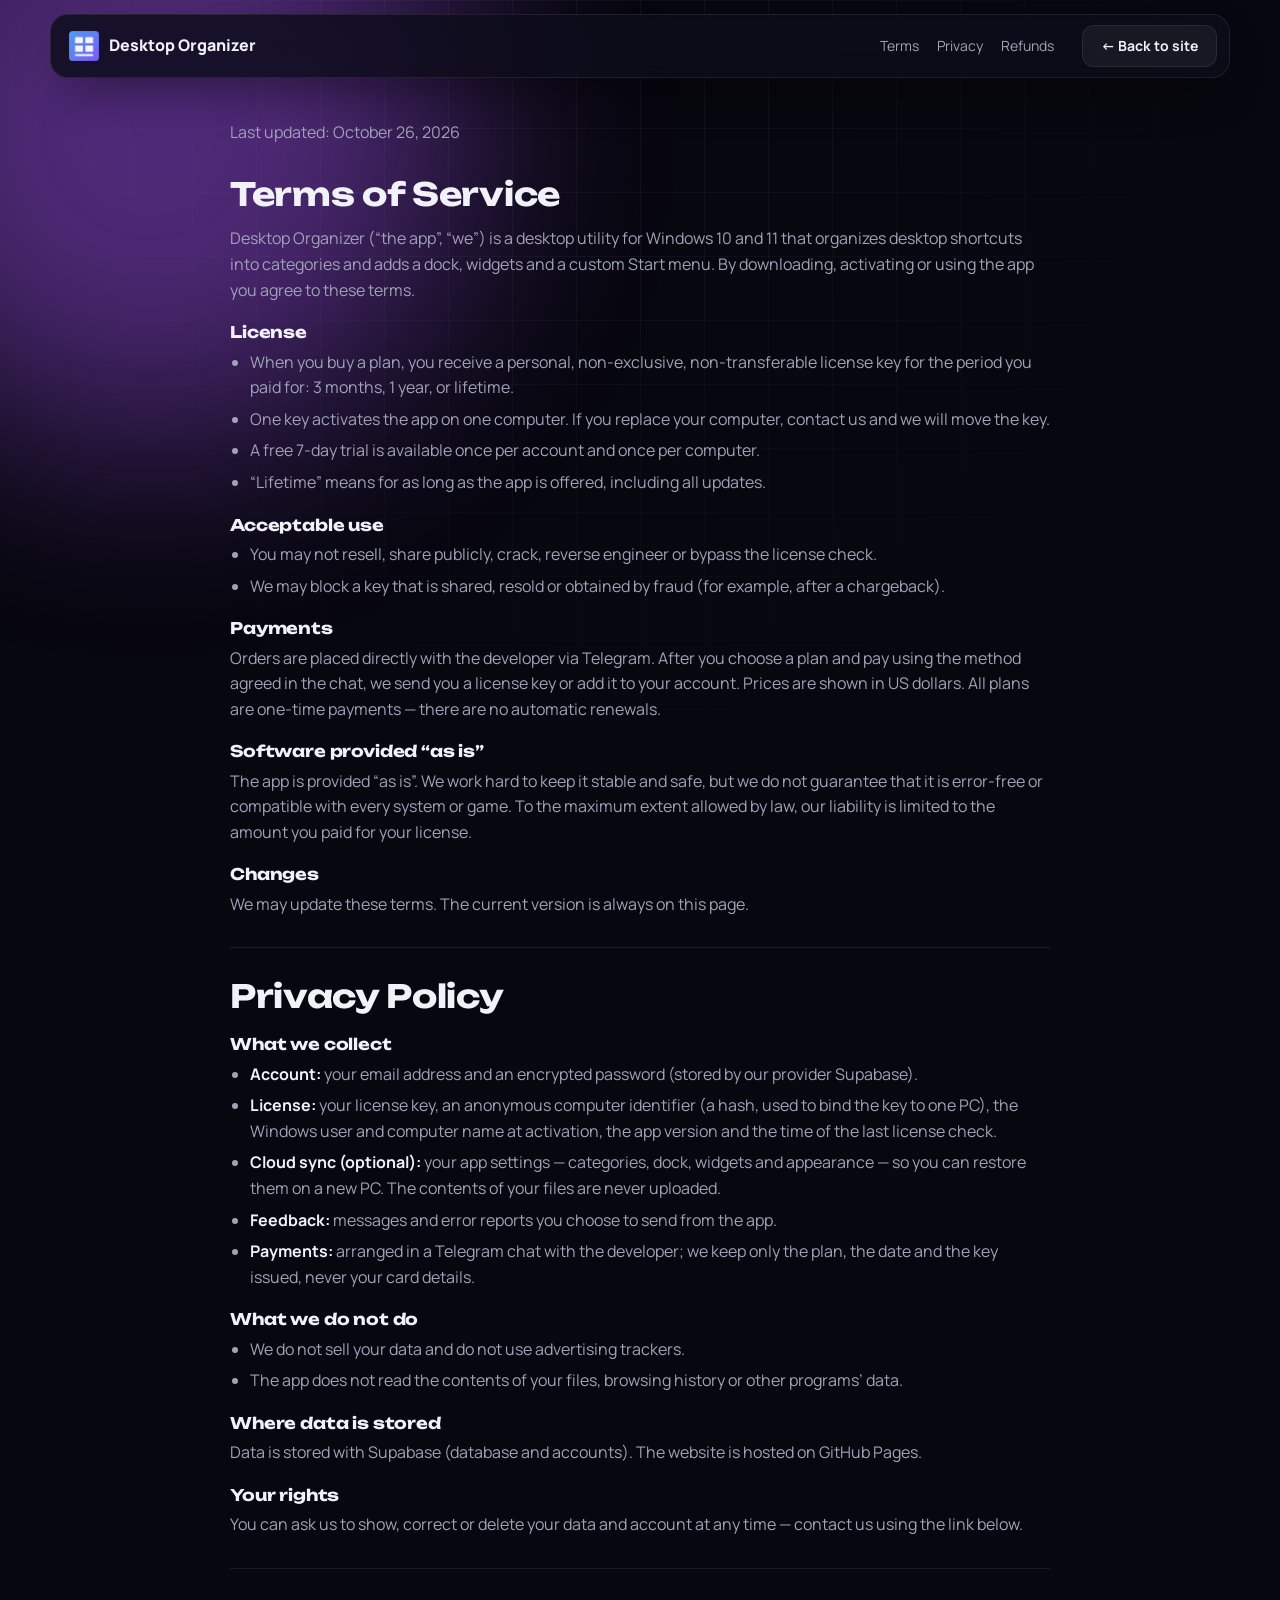
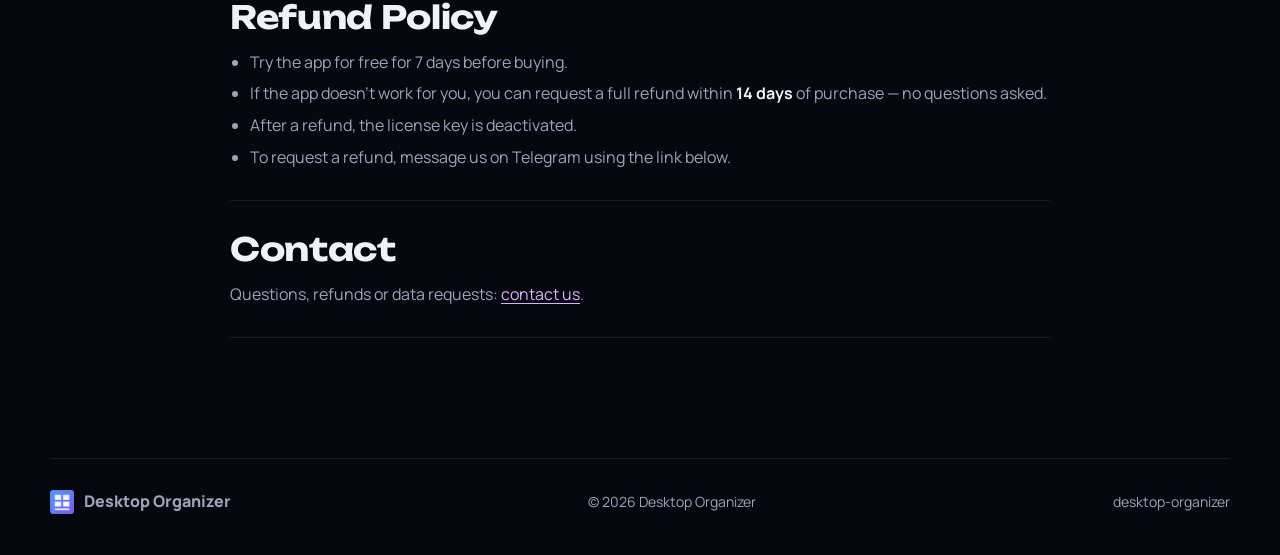
<file: legal.html>
<!doctype html>
<html lang="en">
<head>
<meta charset="utf-8">
<meta name="viewport" content="width=device-width, initial-scale=1">
<title>Terms, Privacy & Refunds — Desktop Organizer</title>
<link rel="icon" href="favicon.ico">
<link rel="preconnect" href="https://fonts.googleapis.com">
<link rel="preconnect" href="https://fonts.gstatic.com" crossorigin>
<link href="https://fonts.googleapis.com/css2?family=Manrope:wght@400;500;600;700;800&family=Unbounded:wght@500;700;800&display=swap" rel="stylesheet">
<link rel="stylesheet" href="styles.css">
</head>
<body data-page="legal">
<div class="bg" aria-hidden="true"><div class="blob b1"></div><div class="grid-lines"></div></div>

<header class="nav scrolled">
  <a href="index.html" class="brand"><img src="favicon.ico" alt="" width="30" height="30"><span>Desktop&nbsp;Organizer</span></a>
  <span class="nav-spacer"></span>
  <nav class="legal-nav"><a href="#terms">Terms</a><a href="#privacy">Privacy</a><a href="#refunds">Refunds</a></nav>
  <a href="index.html" class="btn btn-ghost btn-sm">← Back to site</a>
</header>

<main class="legal">
  <p class="muted">Last updated: October 26, 2026</p>

  <section id="terms">
    <h1>Terms of Service</h1>
    <p>Desktop Organizer (“the app”, “we”) is a desktop utility for Windows 10 and 11 that organizes desktop shortcuts into categories and adds a dock, widgets and a custom Start menu. By downloading, activating or using the app you agree to these terms.</p>
    <h2>License</h2>
    <ul>
      <li>When you buy a plan, you receive a personal, non-exclusive, non-transferable license key for the period you paid for: 3 months, 1 year, or lifetime.</li>
      <li>One key activates the app on one computer. If you replace your computer, contact us and we will move the key.</li>
      <li>A free 7-day trial is available once per account and once per computer.</li>
      <li>“Lifetime” means for as long as the app is offered, including all updates.</li>
    </ul>
    <h2>Acceptable use</h2>
    <ul>
      <li>You may not resell, share publicly, crack, reverse engineer or bypass the license check.</li>
      <li>We may block a key that is shared, resold or obtained by fraud (for example, after a chargeback).</li>
    </ul>
    <h2>Payments</h2>
    <p>Orders are placed directly with the developer via Telegram. After you choose a plan and pay using the method agreed in the chat, we send you a license key or add it to your account. Prices are shown in US dollars. All plans are one-time payments — there are no automatic renewals.</p>
    <h2>Software provided “as is”</h2>
    <p>The app is provided “as is”. We work hard to keep it stable and safe, but we do not guarantee that it is error-free or compatible with every system or game. To the maximum extent allowed by law, our liability is limited to the amount you paid for your license.</p>
    <h2>Changes</h2>
    <p>We may update these terms. The current version is always on this page.</p>
  </section>

  <section id="privacy">
    <h1>Privacy Policy</h1>
    <h2>What we collect</h2>
    <ul>
      <li><b>Account:</b> your email address and an encrypted password (stored by our provider Supabase).</li>
      <li><b>License:</b> your license key, an anonymous computer identifier (a hash, used to bind the key to one PC), the Windows user and computer name at activation, the app version and the time of the last license check.</li>
      <li><b>Cloud sync (optional):</b> your app settings — categories, dock, widgets and appearance — so you can restore them on a new PC. The contents of your files are never uploaded.</li>
      <li><b>Feedback:</b> messages and error reports you choose to send from the app.</li>
      <li><b>Payments:</b> arranged in a Telegram chat with the developer; we keep only the plan, the date and the key issued, never your card details.</li>
    </ul>
    <h2>What we do not do</h2>
    <ul>
      <li>We do not sell your data and do not use advertising trackers.</li>
      <li>The app does not read the contents of your files, browsing history or other programs’ data.</li>
    </ul>
    <h2>Where data is stored</h2>
    <p>Data is stored with Supabase (database and accounts). The website is hosted on GitHub Pages.</p>
    <h2>Your rights</h2>
    <p>You can ask us to show, correct or delete your data and account at any time — contact us using the link below.</p>
  </section>

  <section id="refunds">
    <h1>Refund Policy</h1>
    <ul>
      <li>Try the app for free for 7 days before buying.</li>
      <li>If the app doesn’t work for you, you can request a full refund within <b>14 days</b> of purchase — no questions asked.</li>
      <li>After a refund, the license key is deactivated.</li>
      <li>To request a refund, message us on Telegram using the link below.</li>
    </ul>
  </section>

  <section id="contact">
    <h1>Contact</h1>
    <p>Questions, refunds or data requests: <a href="#" data-contact class="grad-link">contact us</a><span id="supportEmail"></span>.</p>
  </section>
</main>

<footer class="footer">
  <div class="brand"><img src="favicon.ico" alt="" width="24" height="24"><span>Desktop Organizer</span></div>
  <span>© <span id="year"></span> Desktop Organizer</span>
  <a href="index.html">desktop-organizer</a>
</footer>

<script src="config.js"></script>
<script>
  document.querySelectorAll("[data-contact]").forEach(a => { a.href = CONFIG.contactUrl; a.target = "_blank"; a.rel = "noopener"; });
  if (CONFIG.supportEmail) document.getElementById("supportEmail").innerHTML = ` or email <a class="grad-link" href="mailto:${CONFIG.supportEmail}">${CONFIG.supportEmail}</a>`;
  document.getElementById("year").textContent = new Date().getFullYear();
</script>
</body>
</html>
</file>
<file: styles.css>
/* ============ Основа ============ */
:root {
  --bg: #07070f;
  --surface: #11111d;
  --surface-2: #181828;
  --line: rgba(255, 255, 255, .08);
  --text: #f1f1f8;
  --dim: #a0a3b8;
  --violet: #a855f7;
  --pink: #ec4899;
  --blue: #3b82f6;
  --cyan: #22d3ee;
  --grad: linear-gradient(110deg, var(--violet), var(--pink) 45%, var(--blue) 75%, var(--cyan));
  --radius: 20px;
  --ease: cubic-bezier(.2, .8, .2, 1);
}
* { box-sizing: border-box; margin: 0; padding: 0; }
html { scroll-behavior: smooth; }
body {
  font-family: "Manrope", system-ui, sans-serif;
  background: var(--bg);
  color: var(--text);
  line-height: 1.6;
  overflow-x: hidden;
  -webkit-font-smoothing: antialiased;
}
a { color: inherit; text-decoration: none; }
h1, h2, h3 { font-family: "Unbounded", "Manrope", sans-serif; line-height: 1.15; letter-spacing: -.01em; }
.ic { width: 18px; height: 18px; fill: currentColor; flex: none; }
svg { fill: currentColor; }
.grad { background: var(--grad); background-size: 200% auto; -webkit-background-clip: text; background-clip: text; color: transparent; animation: shine 6s linear infinite; }
@keyframes shine { to { background-position: 200% center; } }

/* ============ Фон ============ */
.bg { position: fixed; inset: 0; z-index: -1; overflow: hidden; pointer-events: none; }
.blob { position: absolute; border-radius: 50%; filter: blur(110px); opacity: .45; animation: drift 22s ease-in-out infinite alternate; }
.b1 { width: 620px; height: 620px; background: var(--violet); top: -180px; left: -160px; }
.b2 { width: 520px; height: 520px; background: var(--blue); top: 30%; right: -200px; animation-delay: -7s; }
.b3 { width: 480px; height: 480px; background: var(--pink); bottom: -220px; left: 30%; opacity: .3; animation-delay: -13s; }
@keyframes drift { 50% { transform: translate(80px, 60px) scale(1.1); } 100% { transform: translate(-40px, 120px) scale(.95); } }
.grid-lines {
  position: absolute; inset: 0;
  background-image: linear-gradient(var(--line) 1px, transparent 1px), linear-gradient(90deg, var(--line) 1px, transparent 1px);
  background-size: 64px 64px;
  mask-image: radial-gradient(ellipse at 50% 0%, #000 20%, transparent 70%);
  opacity: .5;
}
.cursor-glow {
  position: fixed; width: 420px; height: 420px; border-radius: 50%; pointer-events: none; z-index: -1;
  background: radial-gradient(circle, rgba(168, 85, 247, .18), transparent 65%);
  transform: translate(-50%, -50%); left: -500px; top: -500px; transition: opacity .3s;
}

/* ============ Кнопки ============ */
.btn {
  display: inline-flex; align-items: center; justify-content: center; gap: 10px;
  padding: 12px 22px; border-radius: 14px; font-weight: 700; font-size: 15px;
  border: 1px solid transparent; cursor: pointer; transition: transform .25s var(--ease), box-shadow .25s, background .25s, border-color .25s;
  will-change: transform; position: relative;
}
.btn-sm { padding: 9px 18px; font-size: 14px; border-radius: 12px; }
.btn-lg { padding: 16px 28px; font-size: 16px; border-radius: 16px; }
.btn-block { width: 100%; }
.btn-primary { background: var(--grad); background-size: 160% auto; color: #fff; box-shadow: 0 10px 30px -10px rgba(168, 85, 247, .7); }
.btn-primary:hover { background-position: right center; box-shadow: 0 16px 44px -10px rgba(236, 72, 153, .75); }
.btn-ghost { background: rgba(255, 255, 255, .05); border-color: var(--line); color: var(--text); backdrop-filter: blur(10px); }
.btn-ghost:hover { background: rgba(255, 255, 255, .1); border-color: rgba(255, 255, 255, .2); }

/* ============ Навігація ============ */
.nav {
  position: fixed; top: 14px; left: 50%; transform: translateX(-50%); z-index: 50;
  width: min(1180px, calc(100% - 28px)); display: flex; align-items: center; gap: 28px;
  padding: 10px 12px 10px 18px; border-radius: 18px;
  background: rgba(14, 14, 26, .55); border: 1px solid var(--line); backdrop-filter: blur(18px) saturate(1.4);
  transition: background .3s, box-shadow .3s;
}
.nav.scrolled { background: rgba(14, 14, 26, .85); box-shadow: 0 20px 50px -20px rgba(0, 0, 0, .8); }
.brand { display: flex; align-items: center; gap: 10px; font-weight: 800; font-size: 16px; }
.nav-links { display: flex; gap: 26px; margin-left: auto; font-size: 14.5px; color: var(--dim); }
.nav-links a { position: relative; transition: color .2s; }
.nav-links a::after { content: ""; position: absolute; left: 0; right: 0; bottom: -4px; height: 2px; background: var(--grad); transform: scaleX(0); transition: transform .3s var(--ease); border-radius: 2px; }
.nav-links a:hover { color: var(--text); }
.nav-links a:hover::after { transform: scaleX(1); }
.lang { display: flex; gap: 2px; padding: 3px; border-radius: 11px; background: rgba(255, 255, 255, .05); border: 1px solid var(--line); }
.lang button { background: none; border: 0; color: var(--dim); font: 700 12.5px "Manrope"; padding: 6px 9px; border-radius: 8px; cursor: pointer; transition: color .2s, background .2s; }
.lang button:hover { color: var(--text); }
.lang button.on { color: #fff; background: var(--grad); }
.burger { display: none; background: none; border: 0; width: 38px; height: 38px; cursor: pointer; position: relative; }
.burger span { position: absolute; left: 9px; right: 9px; height: 2px; background: var(--text); border-radius: 2px; transition: transform .3s; }
.burger span:first-child { top: 14px; }
.burger span:last-child { top: 22px; }
.nav.open .burger span:first-child { transform: translateY(4px) rotate(45deg); }
.nav.open .burger span:last-child { transform: translateY(-4px) rotate(-45deg); }

/* ============ Перший екран ============ */
.hero {
  min-height: min(100vh, 920px); display: grid; grid-template-columns: 1fr 1.05fr; align-items: center; gap: 56px;
  width: min(1240px, calc(100% - 40px)); margin: 0 auto; padding: 130px 0 70px;
}
.pill {
  display: inline-flex; align-items: center; gap: 10px; padding: 7px 14px; border-radius: 99px;
  background: rgba(168, 85, 247, .12); border: 1px solid rgba(168, 85, 247, .35); font-size: 13.5px; font-weight: 600; color: #e9d5ff;
}
.dot { width: 8px; height: 8px; border-radius: 50%; background: #34d399; box-shadow: 0 0 0 0 rgba(52, 211, 153, .7); animation: ping 2s infinite; }
@keyframes ping { 70% { box-shadow: 0 0 0 10px rgba(52, 211, 153, 0); } 100% { box-shadow: 0 0 0 0 rgba(52, 211, 153, 0); } }
.hero h1 { font-size: clamp(38px, 5.2vw, 68px); margin: 22px 0 22px; font-weight: 800; }
.caret { font-family: "Manrope"; font-weight: 300; color: var(--pink); animation: blink 1s steps(2) infinite; margin-left: 2px; }
@keyframes blink { 50% { opacity: 0; } }
.lead { font-size: clamp(16px, 1.4vw, 19px); color: var(--dim); max-width: 560px; }
.hero-cta { display: flex; gap: 14px; flex-wrap: wrap; margin: 34px 0 28px; }
.hero-cta.center { justify-content: center; }
.hero-points { list-style: none; display: flex; flex-wrap: wrap; gap: 10px 22px; color: var(--dim); font-size: 14px; }
.hero-points li { display: flex; align-items: center; gap: 7px; }
.hero-points .ic { color: #34d399; width: 16px; height: 16px; }

/* Макет екрана */
.hero-visual { position: relative; perspective: 1400px; }
.screen {
  position: relative; aspect-ratio: 16 / 10.5; border-radius: 22px; overflow: hidden;
  border: 1px solid rgba(255, 255, 255, .12);
  box-shadow: 0 50px 120px -30px rgba(80, 40, 160, .65), 0 0 0 8px rgba(255, 255, 255, .03);
  transform: rotateY(-9deg) rotateX(5deg); transform-style: preserve-3d; transition: transform .6s var(--ease);
}
.wallpaper { position: absolute; inset: 0; background:
  radial-gradient(circle at 20% 25%, rgba(168, 85, 247, .55), transparent 45%),
  radial-gradient(circle at 85% 70%, rgba(59, 130, 246, .55), transparent 45%),
  radial-gradient(circle at 60% 10%, rgba(236, 72, 153, .35), transparent 40%),
  linear-gradient(135deg, #160f2e, #0b1430); }
.wallpaper.dull { background: linear-gradient(135deg, #1d2433, #283246); filter: saturate(.6); }
.glow-ring { position: absolute; inset: 8% 4%; z-index: -1; border-radius: 40px; background: var(--grad); filter: blur(70px); opacity: .35; animation: pulse 6s ease-in-out infinite; }
@keyframes pulse { 50% { opacity: .55; transform: scale(1.04); } }

.fences { position: absolute; left: 4%; top: 7%; width: 62%; display: grid; grid-template-columns: 1fr 1fr; gap: 12px; }
.fence {
  background: rgba(15, 15, 30, .55); border: 1px solid rgba(255, 255, 255, .12); border-radius: 14px; padding: 9px;
  backdrop-filter: blur(12px); opacity: 0; transform: translateY(16px) scale(.96);
  animation: fenceIn .7s var(--ease) forwards; animation-delay: var(--d, .2s);
}
.fence:nth-child(3) { grid-column: span 2; }
@keyframes fenceIn { to { opacity: 1; transform: none; } }
.fence-h { font-size: 11px; font-weight: 700; margin-bottom: 7px; color: #e5e7f5; }
.tiles { display: flex; flex-wrap: wrap; gap: 6px; }
.t {
  width: 30px; height: 30px; border-radius: 9px; display: grid; place-items: center; color: #fff;
  box-shadow: inset 0 1px 0 rgba(255, 255, 255, .3), 0 4px 10px -4px rgba(0, 0, 0, .6);
}
.t svg { width: 58%; height: 58%; }
.hero .t { opacity: 0; animation: tileIn .5s var(--ease) forwards; }
.hero .fence:nth-child(1) .t { animation-delay: calc(.6s + var(--i, 0) * .08s); }
.hero .fence:nth-child(2) .t { animation-delay: calc(.85s + var(--i, 0) * .08s); }
.hero .fence:nth-child(3) .t { animation-delay: calc(1.1s + var(--i, 0) * .08s); }
.t:nth-child(2) { --i: 1; } .t:nth-child(3) { --i: 2; } .t:nth-child(4) { --i: 3; }
@keyframes tileIn { from { opacity: 0; transform: translate(var(--fx, 40px), var(--fy, -60px)) rotate(-20deg) scale(.5); } to { opacity: 1; transform: none; } }
.c1 { background: linear-gradient(135deg, #f43f5e, #be123c); } .c2 { background: linear-gradient(135deg, #f97316, #c2410c); }
.c3 { background: linear-gradient(135deg, #84cc16, #3f6212); } .c4 { background: linear-gradient(135deg, #eab308, #a16207); }
.c5 { background: linear-gradient(135deg, #3b82f6, #1e40af); } .c6 { background: linear-gradient(135deg, #8b5cf6, #5b21b6); }
.c7 { background: linear-gradient(135deg, #fbbf24, #d97706); } .c8 { background: linear-gradient(135deg, #14b8a6, #0f766e); }
.c9 { background: linear-gradient(135deg, #06b6d4, #0e7490); } .c10 { background: linear-gradient(135deg, #38bdf8, #0369a1); }
.c11 { background: linear-gradient(135deg, #22c55e, #15803d); } .c12 { background: linear-gradient(135deg, #ec4899, #9d174d); }

.widget {
  position: absolute; background: rgba(15, 15, 30, .55); border: 1px solid rgba(255, 255, 255, .12); border-radius: 14px;
  backdrop-filter: blur(12px); padding: 10px 14px; color: #fff;
}
.w-clock { right: 4%; top: 7%; text-align: right; }
.w-time { font-family: "Unbounded"; font-size: 26px; font-weight: 500; line-height: 1; }
.w-date { font-size: 11px; color: var(--dim); margin-top: 4px; }
.w-sys { right: 4%; top: 30%; width: 28%; display: grid; gap: 6px; }
.w-row { display: grid; grid-template-columns: 52px 1fr; align-items: center; gap: 8px; font-size: 10.5px; color: #cfd2e6; }
.bar { display: block; height: 6px; border-radius: 6px; background: rgba(255, 255, 255, .1); overflow: hidden; }
.bar i { display: block; height: 100%; width: var(--v); border-radius: 6px; background: var(--grad); animation: barIn 1.6s var(--ease) both; }
@keyframes barIn { from { width: 0; } }
.float-slow { animation: float 6s ease-in-out infinite; }
.float-slower { animation: float 8s ease-in-out infinite -2s; }
@keyframes float { 50% { transform: translateY(-8px); } }

.dock {
  position: absolute; left: 50%; bottom: 4%; transform: translateX(-50%);
  display: flex; align-items: flex-end; gap: 6px; padding: 7px 10px; border-radius: 16px;
  background: rgba(15, 15, 30, .6); border: 1px solid rgba(255, 255, 255, .14); backdrop-filter: blur(16px);
  animation: dockUp .9s var(--ease) .3s both;
}
@keyframes dockUp { from { opacity: 0; transform: translate(-50%, 40px); } }
.dk { width: 30px; height: 30px; border-radius: 9px; display: grid; place-items: center; color: #fff; position: relative; transition: transform .2s var(--ease); transform-origin: bottom center; }
.dk svg { width: 58%; height: 58%; }
.dk.sys { background: rgba(255, 255, 255, .08); color: #d8dbef; }
.dk.run::after { content: ""; position: absolute; bottom: -5px; left: 50%; width: 4px; height: 4px; margin-left: -2px; border-radius: 50%; background: #fff; opacity: .8; }
.dk.fav::before { content: "★"; position: absolute; top: -7px; right: -5px; font-size: 10px; color: #fbbf24; }
.dk-sep { width: 1px; align-self: stretch; margin: 4px 3px; background: rgba(255, 255, 255, .15); }
.dk-clock { font-size: 11px; font-weight: 700; color: #e5e7f5; align-self: center; padding: 0 4px; }

/* ============ Біжучий рядок ============ */
.marquee { overflow: hidden; border-block: 1px solid var(--line); background: rgba(255, 255, 255, .02); padding: 18px 0; mask-image: linear-gradient(90deg, transparent, #000 10%, #000 90%, transparent); }
.marquee-track { display: flex; gap: 28px; width: max-content; animation: marquee 40s linear infinite; font-family: "Unbounded"; font-size: 15px; color: var(--dim); white-space: nowrap; }
.marquee-track span:nth-child(even) { color: var(--pink); }
@keyframes marquee { to { transform: translateX(-50%); } }

/* ============ Цифри ============ */
.stats { width: min(1180px, calc(100% - 40px)); margin: 80px auto 0; display: grid; grid-template-columns: repeat(4, 1fr); gap: 18px; }
.stat { padding: 26px; border-radius: var(--radius); background: linear-gradient(180deg, rgba(255, 255, 255, .05), rgba(255, 255, 255, .015)); border: 1px solid var(--line); }
.stat b { display: block; font-family: "Unbounded"; font-size: clamp(34px, 4vw, 52px); font-weight: 700; background: var(--grad); -webkit-background-clip: text; background-clip: text; color: transparent; }
.stat span { color: var(--dim); font-size: 14.5px; }

/* ============ Секції ============ */
.section { width: min(1180px, calc(100% - 40px)); margin: 0 auto; padding: 120px 0 0; }
.head { text-align: center; max-width: 760px; margin: 0 auto 56px; }
.eyebrow { display: inline-block; font-size: 13px; font-weight: 800; letter-spacing: .14em; text-transform: uppercase; color: var(--pink); margin-bottom: 14px; }
.head h2 { font-size: clamp(28px, 3.6vw, 46px); margin-bottom: 16px; }
.head p { color: var(--dim); font-size: 17px; }

/* До / після */
.compare { position: relative; aspect-ratio: 16 / 8; border-radius: 24px; overflow: hidden; border: 1px solid rgba(255, 255, 255, .12); box-shadow: 0 40px 100px -40px rgba(80, 40, 160, .6); user-select: none; }
.cmp-layer { position: absolute; inset: 0; }
.cmp-before { clip-path: inset(0 50% 0 0); }
.fences.small { left: 4%; top: 8%; width: 92%; grid-template-columns: repeat(4, 1fr); gap: 16px; }
.fences.small .fence { opacity: 1; transform: none; animation: none; padding: 14px; }
.fences.small .fence:nth-child(3) { grid-column: auto; }
.fences.small .fence-h { font-size: 13px; margin-bottom: 10px; }
.fences.small .t { width: 100%; height: auto; aspect-ratio: 1; }
.fences.small .tiles { display: grid; grid-template-columns: repeat(4, 1fr); gap: 7px; }
.mess { position: absolute; inset: 0; }
.mess .t { position: absolute; width: 38px; height: 38px; }
.mess .lbl { position: absolute; font-size: 10px; color: #cbd5e1; width: 60px; text-align: center; text-shadow: 0 1px 2px #000; }
.cmp-label { position: absolute; bottom: 18px; padding: 6px 14px; border-radius: 99px; background: rgba(0, 0, 0, .55); font-weight: 700; font-size: 13px; backdrop-filter: blur(8px); }
.cmp-label.left { left: 18px; }
.cmp-label.right { right: 18px; }
.cmp-handle { position: absolute; top: 0; bottom: 0; left: 50%; width: 3px; margin-left: -1.5px; background: #fff; pointer-events: none; box-shadow: 0 0 20px rgba(255, 255, 255, .6); }
.cmp-handle span { position: absolute; top: 50%; left: 50%; transform: translate(-50%, -50%); width: 46px; height: 46px; border-radius: 50%; display: grid; place-items: center; background: #fff; color: #111; font-weight: 800; box-shadow: 0 10px 30px rgba(0, 0, 0, .5); }
.compare input { position: absolute; inset: 0; width: 100%; height: 100%; opacity: 0; cursor: ew-resize; }

/* Картки можливостей */
.cards { display: grid; grid-template-columns: repeat(3, 1fr); gap: 20px; }
.card {
  position: relative; padding: 28px; border-radius: var(--radius); overflow: hidden;
  background: linear-gradient(180deg, rgba(255, 255, 255, .055), rgba(255, 255, 255, .015)); border: 1px solid var(--line);
  transition: transform .4s var(--ease), border-color .3s, box-shadow .3s; transform-style: preserve-3d;
}
.card::before { content: ""; position: absolute; inset: 0; background: radial-gradient(400px circle at var(--mx, 50%) var(--my, 0%), rgba(168, 85, 247, .16), transparent 45%); opacity: 0; transition: opacity .3s; }
.card:hover { border-color: rgba(168, 85, 247, .45); box-shadow: 0 30px 60px -30px rgba(168, 85, 247, .5); }
.card:hover::before { opacity: 1; }
.card h3 { font-size: 18px; margin: 18px 0 10px; }
.card p { color: var(--dim); font-size: 15px; }
.card-ic { width: 52px; height: 52px; border-radius: 15px; display: grid; place-items: center; color: #fff; }
.card-ic svg { width: 26px; height: 26px; }
.g1 { background: linear-gradient(135deg, #a855f7, #6d28d9); } .g2 { background: linear-gradient(135deg, #3b82f6, #1d4ed8); }
.g3 { background: linear-gradient(135deg, #ec4899, #be185d); } .g4 { background: linear-gradient(135deg, #22d3ee, #0e7490); }
.g5 { background: linear-gradient(135deg, #f59e0b, #b45309); } .g6 { background: linear-gradient(135deg, #10b981, #047857); }
.g7 { background: linear-gradient(135deg, #f43f5e, #9f1239); } .g8 { background: linear-gradient(135deg, #60a5fa, #4338ca); }
.g9 { background: linear-gradient(135deg, #e879f9, #7c3aed); }

/* Вкладки огляду */
.tabs { position: relative; display: flex; justify-content: flex-start; gap: 6px; width: max-content; max-width: 100%; margin: 0 auto 34px; padding: 6px; border-radius: 16px; background: rgba(255, 255, 255, .04); border: 1px solid var(--line); overflow-x: auto; }
.tab { position: relative; z-index: 1; background: none; border: 0; color: var(--dim); font: 700 14.5px "Manrope"; padding: 10px 20px; border-radius: 11px; cursor: pointer; transition: color .25s; white-space: nowrap; }
.tab.active { color: #fff; }
.tab-ink { position: absolute; top: 6px; bottom: 6px; left: 0; border-radius: 11px; background: var(--grad); transition: transform .45s var(--ease), width .45s var(--ease); box-shadow: 0 8px 24px -8px rgba(236, 72, 153, .7); }
.panes { position: relative; }
.pane { display: none; grid-template-columns: 1.1fr 1fr; gap: 50px; align-items: center; }
.pane.active { display: grid; animation: paneIn .6s var(--ease); }
@keyframes paneIn { from { opacity: 0; transform: translateY(20px); } }
.pane-text h3 { font-size: clamp(22px, 2.4vw, 30px); margin-bottom: 20px; }
.checks { list-style: none; display: grid; gap: 12px; color: var(--dim); }
.checks li { display: flex; gap: 10px; align-items: flex-start; }
.checks .ic { color: #34d399; margin-top: 4px; }

.start-mock, .search-mock, .widgets-mock, .dock-demo {
  border-radius: 24px; padding: 22px; background: rgba(15, 15, 30, .7); border: 1px solid rgba(255, 255, 255, .12);
  box-shadow: 0 40px 90px -40px rgba(80, 40, 160, .8); backdrop-filter: blur(14px);
}
.start-mock { max-width: 470px; justify-self: center; width: 100%; }
.sm-head { display: flex; justify-content: space-between; align-items: center; margin-bottom: 14px; }
.sm-head b { display: block; font-size: 17px; }
.sm-head small { color: var(--dim); }
.sm-time { font-size: 28px; font-weight: 300; }
.sm-search { display: flex; align-items: center; gap: 10px; padding: 11px 16px; border-radius: 99px; background: rgba(255, 255, 255, .06); border: 1px solid var(--pink); color: var(--dim); margin-bottom: 12px; }
.typing::after { content: "|"; color: var(--pink); animation: blink 1s steps(2) infinite; margin-left: 1px; }
.sm-chips { display: flex; flex-wrap: wrap; gap: 6px; margin-bottom: 14px; }
.sm-chips span { font-size: 12px; padding: 5px 10px; border-radius: 99px; background: rgba(255, 255, 255, .07); }
.sm-cap { display: flex; justify-content: space-between; font-weight: 700; font-size: 13.5px; margin-bottom: 10px; }
.sm-cap em { font-style: normal; font-weight: 600; font-size: 12px; color: var(--dim); background: rgba(255, 255, 255, .07); padding: 3px 10px; border-radius: 8px; }
.sm-grid { display: grid; grid-template-columns: repeat(6, 1fr); gap: 14px; margin-bottom: 16px; }
.sm-grid .t { width: 100%; height: auto; aspect-ratio: 1; border-radius: 12px; transition: transform .25s var(--ease); }
.sm-grid .t:hover { transform: scale(1.12) translateY(-3px); }
.pane.active .sm-grid .t { animation: popIn .5s var(--ease) both; }
.pane.active .sm-grid .t:nth-child(n) { animation-delay: calc(var(--n, 0) * 40ms); }
@keyframes popIn { from { opacity: 0; transform: translateY(14px) scale(.8); } }
.sm-foot { display: flex; justify-content: space-between; align-items: center; border-top: 1px solid rgba(168, 85, 247, .4); padding-top: 12px; }
.avatar { width: 32px; height: 32px; border-radius: 50%; background: var(--violet); display: grid; place-items: center; font-weight: 800; }
.sm-btns { display: flex; gap: 8px; }
.sm-btns i { width: 34px; height: 34px; border-radius: 10px; background: rgba(255, 255, 255, .07); display: grid; place-items: center; font-style: normal; }
.sm-btns svg { width: 16px; height: 16px; }

.dock-demo { display: grid; place-items: center; gap: 18px; min-height: 260px; background: linear-gradient(135deg, #160f2e, #0b1430); }
.dock.big { position: relative; left: auto; bottom: auto; transform: none; animation: none; padding: 10px 14px; gap: 8px; }
.dock.big .dk { width: 44px; height: 44px; border-radius: 13px; }
.dock.big .dk-clock { font-size: 13px; }
.hint { color: var(--dim); }

.widgets-mock { display: grid; grid-template-columns: 1fr 1fr; gap: 12px; background: linear-gradient(135deg, #160f2e, #0b1430); }
.wm { border-radius: 16px; padding: 14px 16px; background: rgba(255, 255, 255, .06); border: 1px solid rgba(255, 255, 255, .1); display: grid; gap: 6px; align-content: start; transition: transform .3s var(--ease); }
.wm:hover { transform: translateY(-4px); }
.wm small { color: var(--dim); font-size: 12px; }
.wm b { font-family: "Unbounded"; font-weight: 500; font-size: 26px; line-height: 1.1; }
.wm-sys, .wm-game { grid-column: span 1; }
.wm-notes p { font-size: 13.5px; line-height: 1.8; }
.spark { display: flex; align-items: flex-end; gap: 4px; height: 36px; }
.spark i { flex: 1; height: var(--h); border-radius: 4px 4px 0 0; background: var(--grad); animation: grow 1.2s var(--ease) both; transform-origin: bottom; }
.spark i:nth-child(n) { animation-delay: calc(var(--k, 0) * 60ms); }
@keyframes grow { from { transform: scaleY(0); } }

.search-mock { display: grid; gap: 8px; }
.sr-box { display: flex; align-items: center; gap: 12px; padding: 14px 18px; border-radius: 14px; background: rgba(255, 255, 255, .06); border: 1px solid var(--pink); font-size: 17px; margin-bottom: 6px; }
.sr-row { display: grid; grid-template-columns: 34px 1fr auto; align-items: center; gap: 12px; padding: 10px 14px; border-radius: 12px; transition: background .2s; }
.sr-row:hover, .sr-row.hl { background: rgba(168, 85, 247, .14); }
.sr-row .t { width: 30px; height: 30px; }
.sr-row small { color: var(--dim); font-size: 12.5px; }
.sr-ic { width: 30px; height: 30px; border-radius: 9px; background: var(--grad); display: grid; place-items: center; font-weight: 800; }

/* Справжні знімки */
.shot { display: block; width: 100%; height: auto; cursor: zoom-in; }
.shot-frame { border-radius: 18px; overflow: hidden; border: 1px solid rgba(255, 255, 255, .12); box-shadow: 0 40px 90px -40px rgba(80, 40, 160, .8); background: #0b0b16; }
.shot-frame.wide { align-self: center; }
.pane .shot-frame { justify-self: center; max-width: 560px; width: 100%; }
.pane .shot-frame.wide { max-width: none; }
.gallery { display: grid; grid-template-columns: repeat(3, 1fr); gap: 18px; align-items: start; }
.g-item { border-radius: 18px; overflow: hidden; border: 1px solid var(--line); background: rgba(255, 255, 255, .03); transition: transform .35s var(--ease), border-color .3s, box-shadow .35s; }
.g-item:hover { transform: translateY(-6px); border-color: rgba(168, 85, 247, .45); box-shadow: 0 30px 60px -30px rgba(168, 85, 247, .55); }
.g-wide { grid-column: 1 / -1; }
.g-item figcaption { padding: 12px 16px; font-size: 14px; color: var(--dim); }
.lightbox { position: fixed; inset: 0; z-index: 100; display: grid; place-items: center; padding: 30px; background: rgba(5, 5, 12, .88); backdrop-filter: blur(10px); animation: lbIn .25s ease; cursor: zoom-out; }
.lightbox[hidden] { display: none; }
.lightbox img { max-width: min(1600px, 100%); max-height: 100%; border-radius: 14px; box-shadow: 0 30px 80px rgba(0, 0, 0, .7); animation: lbZoom .35s var(--ease); }
.lightbox button { position: absolute; top: 18px; right: 22px; width: 44px; height: 44px; border-radius: 50%; border: 0; background: rgba(255, 255, 255, .1); color: #fff; font-size: 18px; cursor: pointer; }
@keyframes lbIn { from { opacity: 0; } }
@keyframes lbZoom { from { transform: scale(.94); opacity: 0; } }
@media (max-width: 760px) { .gallery { grid-template-columns: 1fr; } }

/* Переваги */
.why { display: grid; grid-template-columns: repeat(2, 1fr); gap: 18px; }
.why-item { display: flex; gap: 18px; padding: 26px; border-radius: var(--radius); border: 1px solid var(--line); background: rgba(255, 255, 255, .025); transition: background .3s, transform .3s var(--ease); }
.why-item:hover { background: rgba(255, 255, 255, .05); transform: translateY(-4px); }
.why-ic { flex: none; width: 50px; height: 50px; border-radius: 14px; display: grid; place-items: center; background: rgba(168, 85, 247, .14); color: #d8b4fe; }
.why-ic svg { width: 24px; height: 24px; }
.why-item h3 { font-size: 17px; margin-bottom: 6px; }
.why-item p { color: var(--dim); font-size: 15px; }

/* Кроки */
.steps { list-style: none; display: grid; grid-template-columns: repeat(3, 1fr); gap: 20px; counter-reset: s; position: relative; }
.steps::before { content: ""; position: absolute; top: 34px; left: 16%; right: 16%; height: 2px; background: linear-gradient(90deg, transparent, var(--violet), var(--pink), var(--blue), transparent); opacity: .5; }
.step { position: relative; text-align: center; padding: 0 18px; }
.step-n { display: grid; place-items: center; width: 68px; height: 68px; margin: 0 auto 20px; border-radius: 50%; font: 700 24px "Unbounded"; background: var(--bg); border: 2px solid transparent; background-image: linear-gradient(var(--bg), var(--bg)), var(--grad); background-origin: border-box; background-clip: padding-box, border-box; box-shadow: 0 0 40px -6px rgba(168, 85, 247, .6); }
.step h3 { font-size: 18px; margin-bottom: 8px; }
.step p { color: var(--dim); font-size: 15px; }

/* Ціни */
.plans { display: grid; grid-template-columns: repeat(3, 1fr); gap: 20px; align-items: stretch; }
.trial { display: flex; align-items: center; gap: 20px; margin-top: 28px; padding: 22px 26px; border-radius: 22px; border: 1px dashed rgba(52, 211, 153, .5); background: rgba(52, 211, 153, .07); }
.trial-ic { font-size: 34px; }
.trial-text { flex: 1; display: grid; gap: 2px; }
.trial-text b { font: 700 18px "Unbounded"; }
.trial-text span { color: var(--dim); }
@media (max-width: 760px) { .trial { flex-direction: column; text-align: center; } }
.plan { position: relative; display: flex; flex-direction: column; gap: 20px; padding: 32px 28px; border-radius: 24px; border: 1px solid var(--line); background: rgba(255, 255, 255, .03); transition: transform .35s var(--ease), box-shadow .35s; }
.plan:hover { transform: translateY(-8px); box-shadow: 0 30px 70px -30px rgba(168, 85, 247, .5); }
.plan h3 { font-size: 18px; }
.plan .checks { flex: 1; align-content: start; }
.price { display: flex; align-items: baseline; gap: 8px; }
.price b { font: 700 42px "Unbounded"; }
.price span { color: var(--dim); }
.plan-hot { isolation: isolate; background: linear-gradient(180deg, rgba(168, 85, 247, .18), rgba(59, 130, 246, .06)); border: 1px solid transparent; background-clip: padding-box; transform: scale(1.04); }
.plan-hot::before { content: ""; position: absolute; inset: -1px; z-index: -1; border-radius: 25px; background: var(--grad); background-size: 200% auto; animation: shine 4s linear infinite; }
.plan-hot::after { content: ""; position: absolute; inset: 0; z-index: -1; border-radius: 24px; background: #0f0d1f; }
.plan-hot:hover { transform: scale(1.04) translateY(-8px); }
.badge { position: absolute; top: -13px; left: 50%; transform: translateX(-50%); padding: 5px 14px; border-radius: 99px; background: var(--grad); font-size: 12.5px; font-weight: 800; white-space: nowrap; box-shadow: 0 8px 20px -6px rgba(236, 72, 153, .8); }

/* Питання */
.faq { max-width: 820px; margin: 0 auto; display: grid; gap: 12px; }
.faq details { border: 1px solid var(--line); border-radius: 16px; background: rgba(255, 255, 255, .025); padding: 4px 22px; transition: background .3s, border-color .3s; }
.faq details[open] { background: rgba(168, 85, 247, .07); border-color: rgba(168, 85, 247, .35); }
.faq summary { list-style: none; cursor: pointer; padding: 16px 0; font-weight: 700; font-size: 16px; display: flex; justify-content: space-between; gap: 20px; }
.faq summary::-webkit-details-marker { display: none; }
.faq summary::after { content: "+"; font-size: 22px; line-height: 1; color: var(--pink); transition: transform .3s var(--ease); }
.faq details[open] summary::after { transform: rotate(45deg); }
.faq p { color: var(--dim); padding-bottom: 18px; }

/* Фінал */
.final { width: min(1100px, calc(100% - 40px)); margin: 130px auto 0; text-align: center; padding: 70px 30px; border-radius: 32px; position: relative; overflow: hidden; border: 1px solid rgba(168, 85, 247, .35); background: radial-gradient(circle at 50% 0%, rgba(168, 85, 247, .3), transparent 60%), rgba(255, 255, 255, .02); }
.final h2 { font-size: clamp(28px, 4vw, 50px); margin-bottom: 16px; }
.final p { color: var(--dim); font-size: 17px; }

.footer { width: min(1180px, calc(100% - 40px)); margin: 80px auto 0; padding: 30px 0 40px; border-top: 1px solid var(--line); display: flex; justify-content: space-between; align-items: center; gap: 20px; flex-wrap: wrap; color: var(--dim); font-size: 14px; }
.footer a:hover { color: var(--text); }

/* ============ Поява при прокручуванні ============ */
.reveal { opacity: 0; transform: translateY(34px); transition: opacity .9s var(--ease), transform .9s var(--ease); transition-delay: var(--rd, 0s); }
.reveal.in { opacity: 1; transform: none; }

/* ============ Адаптивність ============ */
@media (max-width: 1000px) {
  .hero { grid-template-columns: 1fr; padding-top: 120px; text-align: left; }
  .screen { transform: none; }
  .cards { grid-template-columns: repeat(2, 1fr); }
  .stats { grid-template-columns: repeat(2, 1fr); }
  .pane { grid-template-columns: 1fr; }
  .plans { grid-template-columns: 1fr; max-width: 460px; margin: 0 auto; }
  .plan-hot, .plan-hot:hover { transform: none; }
}
@media (max-width: 760px) {
  .nav-links { position: absolute; top: calc(100% + 8px); left: 0; right: 0; flex-direction: column; gap: 0; padding: 8px; border-radius: 16px; background: rgba(14, 14, 26, .96); border: 1px solid var(--line); opacity: 0; pointer-events: none; transform: translateY(-10px); transition: .3s var(--ease); }
  .nav-links a { padding: 12px 14px; }
  .nav.open .nav-links { opacity: 1; pointer-events: auto; transform: none; }
  .burger { display: block; margin-left: 4px; }
  .nav .btn-sm { margin-left: auto; }
  .cards, .why, .steps { grid-template-columns: 1fr; }
  .steps::before { display: none; }
  .compare { aspect-ratio: 4 / 5; }
  .fences.small { grid-template-columns: 1fr 1fr; }
  .w-sys { display: none; }
  .dock { gap: 3px; padding: 5px 7px; }
  .dk { width: 22px; height: 22px; border-radius: 7px; }
  .dock.big { flex-wrap: wrap; justify-content: center; }
  .dock.big .dk { width: 34px; height: 34px; }
  .sm-grid { gap: 8px; }
  .widgets-mock { grid-template-columns: 1fr; }
  .footer { justify-content: center; text-align: center; }
}
@media (prefers-reduced-motion: reduce) {
  *, *::before, *::after { animation-duration: .01ms !important; animation-iteration-count: 1 !important; transition-duration: .01ms !important; }
  .reveal { opacity: 1; transform: none; }
}

/* ============ Посилання «Кабінет» у навігації ============ */
.nav-account { font-size: 14.5px; font-weight: 700; color: var(--text); padding: 8px 12px; border-radius: 10px; transition: background .2s; }
.nav-account:hover { background: rgba(255, 255, 255, .07); }
.nav-spacer { flex: 1; }

/* ============ Особистий кабінет ============ */
.acc { width: min(1080px, calc(100% - 32px)); margin: 0 auto; padding: 120px 0 80px; display: grid; gap: 20px; }
.acc h1 { font-size: clamp(26px, 3vw, 36px); margin-bottom: 8px; }
.acc h2 { font-size: 17px; margin-bottom: 14px; }
.acc-card { padding: 26px; border-radius: 22px; border: 1px solid var(--line); background: rgba(17, 17, 29, .75); backdrop-filter: blur(14px); animation: paneIn .5s var(--ease); }
.acc-card.auth { width: min(440px, 100%); margin: 0 auto; }
.acc-head { display: flex; justify-content: space-between; align-items: center; gap: 16px; }
.acc-grid { display: grid; grid-template-columns: 1.4fr 1fr; gap: 20px; align-items: start; }
.acc-side { display: grid; gap: 20px; }
.muted { color: var(--dim); }
.small { font-size: 13.5px; margin-top: 10px; }
.center { text-align: center; }
.seg { display: flex; gap: 4px; padding: 4px; margin: 18px 0; border-radius: 12px; background: rgba(255, 255, 255, .05); border: 1px solid var(--line); }
.seg button { flex: 1; padding: 9px; border: 0; border-radius: 9px; background: none; color: var(--dim); font: 700 14px "Manrope"; cursor: pointer; }
.seg button.on { background: var(--grad); color: #fff; }
.acc form { display: grid; gap: 14px; }
.acc label { display: grid; gap: 6px; font-size: 13.5px; color: var(--dim); }
.acc input { width: 100%; padding: 12px 14px; border-radius: 12px; border: 1px solid var(--line); background: rgba(255, 255, 255, .05); color: var(--text); font: 500 15px "Manrope"; outline: none; transition: border-color .2s, background .2s; }
.acc input:focus { border-color: var(--pink); background: rgba(255, 255, 255, .08); }
.link { background: none; border: 0; color: var(--dim); font: 600 13.5px "Manrope"; cursor: pointer; justify-self: center; }
.link:hover { color: var(--text); }
.msg { min-height: 1.4em; margin-top: 12px; font-size: 14px; color: #fca5a5; }
.msg.ok { color: #6ee7b7; }
.msg.big { font-size: 15px; }
.msg:empty { display: none; }
.keys { display: grid; gap: 10px; }
.key-row { display: flex; justify-content: space-between; align-items: center; gap: 14px; padding: 14px 16px; border-radius: 14px; background: rgba(255, 255, 255, .04); border: 1px solid var(--line); }
.key-row code { font: 600 16px Consolas, "Courier New", monospace; letter-spacing: .04em; }
.key-row .st { display: block; margin-top: 3px; font-size: 13px; }
.st.good { color: #6ee7b7; } .st.wait { color: #fcd34d; } .st.bad { color: #fca5a5; }
.tag { margin-left: 8px; padding: 2px 8px; border-radius: 99px; font-size: 11.5px; font-weight: 700; background: rgba(52, 211, 153, .15); color: #6ee7b7; }
.claim { display: flex !important; gap: 8px; margin-top: 16px; }
.claim input { flex: 1; font-family: Consolas, monospace; text-transform: uppercase; }
.trial-card { border-style: dashed; border-color: rgba(52, 211, 153, .5); background: rgba(52, 211, 153, .07); }
.howto { padding-left: 20px; color: var(--dim); display: grid; gap: 6px; margin-bottom: 16px; }
.mini-plans { display: grid; grid-template-columns: repeat(3, 1fr); gap: 14px; }
.mini-plan { position: relative; display: grid; gap: 4px; padding: 18px; border-radius: 16px; border: 1px solid var(--line); background: rgba(255, 255, 255, .04); color: var(--text); font: inherit; text-align: left; cursor: pointer; transition: transform .25s var(--ease), border-color .25s; }
.mini-plan:hover { transform: translateY(-4px); border-color: rgba(168, 85, 247, .5); }
.mini-plan b { font-size: 15px; }
.mini-plan span { font: 700 26px "Unbounded"; }
.mini-plan em { position: absolute; top: -10px; right: 12px; font-style: normal; font-size: 11.5px; font-weight: 800; padding: 3px 10px; border-radius: 99px; background: var(--grad); }
.mini-plan.hot { border-color: rgba(236, 72, 153, .5); }
@media (max-width: 760px) {
  .acc-grid, .mini-plans { grid-template-columns: 1fr; }
  .nav-account { display: none; }
}
.m-only { display: none; }
@media (max-width: 760px) { .nav-links .m-only { display: block; } }

/* ============ Умови, конфіденційність, повернення ============ */
.legal { width: min(820px, calc(100% - 32px)); margin: 0 auto; padding: 120px 0 40px; }
.legal section { padding: 30px 0; border-bottom: 1px solid var(--line); scroll-margin-top: 90px; }
.legal h1 { font-size: clamp(24px, 3vw, 32px); margin-bottom: 14px; }
.legal h2 { font-size: 16px; margin: 20px 0 8px; }
.legal p, .legal li { color: var(--dim); }
.legal ul { padding-left: 20px; display: grid; gap: 6px; }
.legal b { color: var(--text); }
.legal-nav { display: flex; gap: 18px; font-size: 14px; color: var(--dim); }
.legal-nav a:hover { color: var(--text); }
.grad-link { color: #d8b4fe; text-decoration: underline; text-underline-offset: 3px; }
.footer-links { display: flex; gap: 18px; flex-wrap: wrap; }
@media (max-width: 760px) { .legal-nav { display: none; } }
</file>
